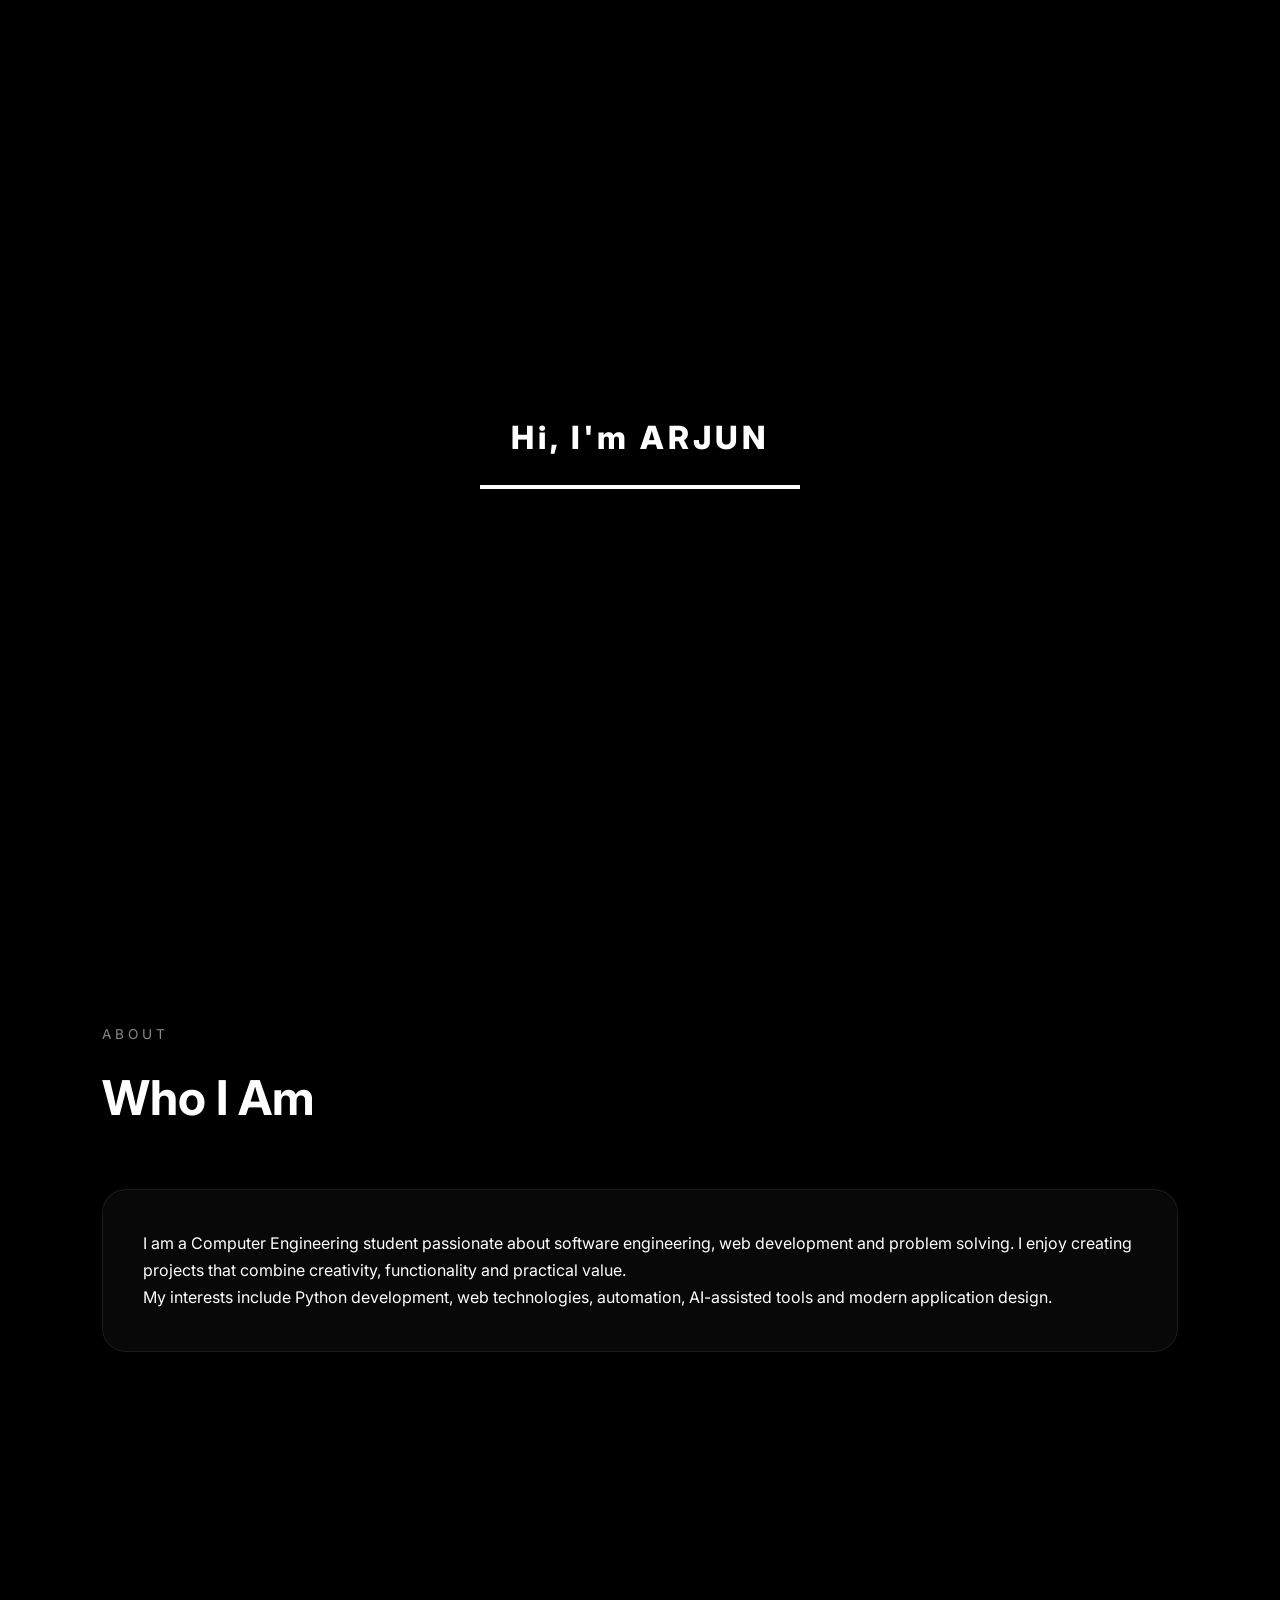
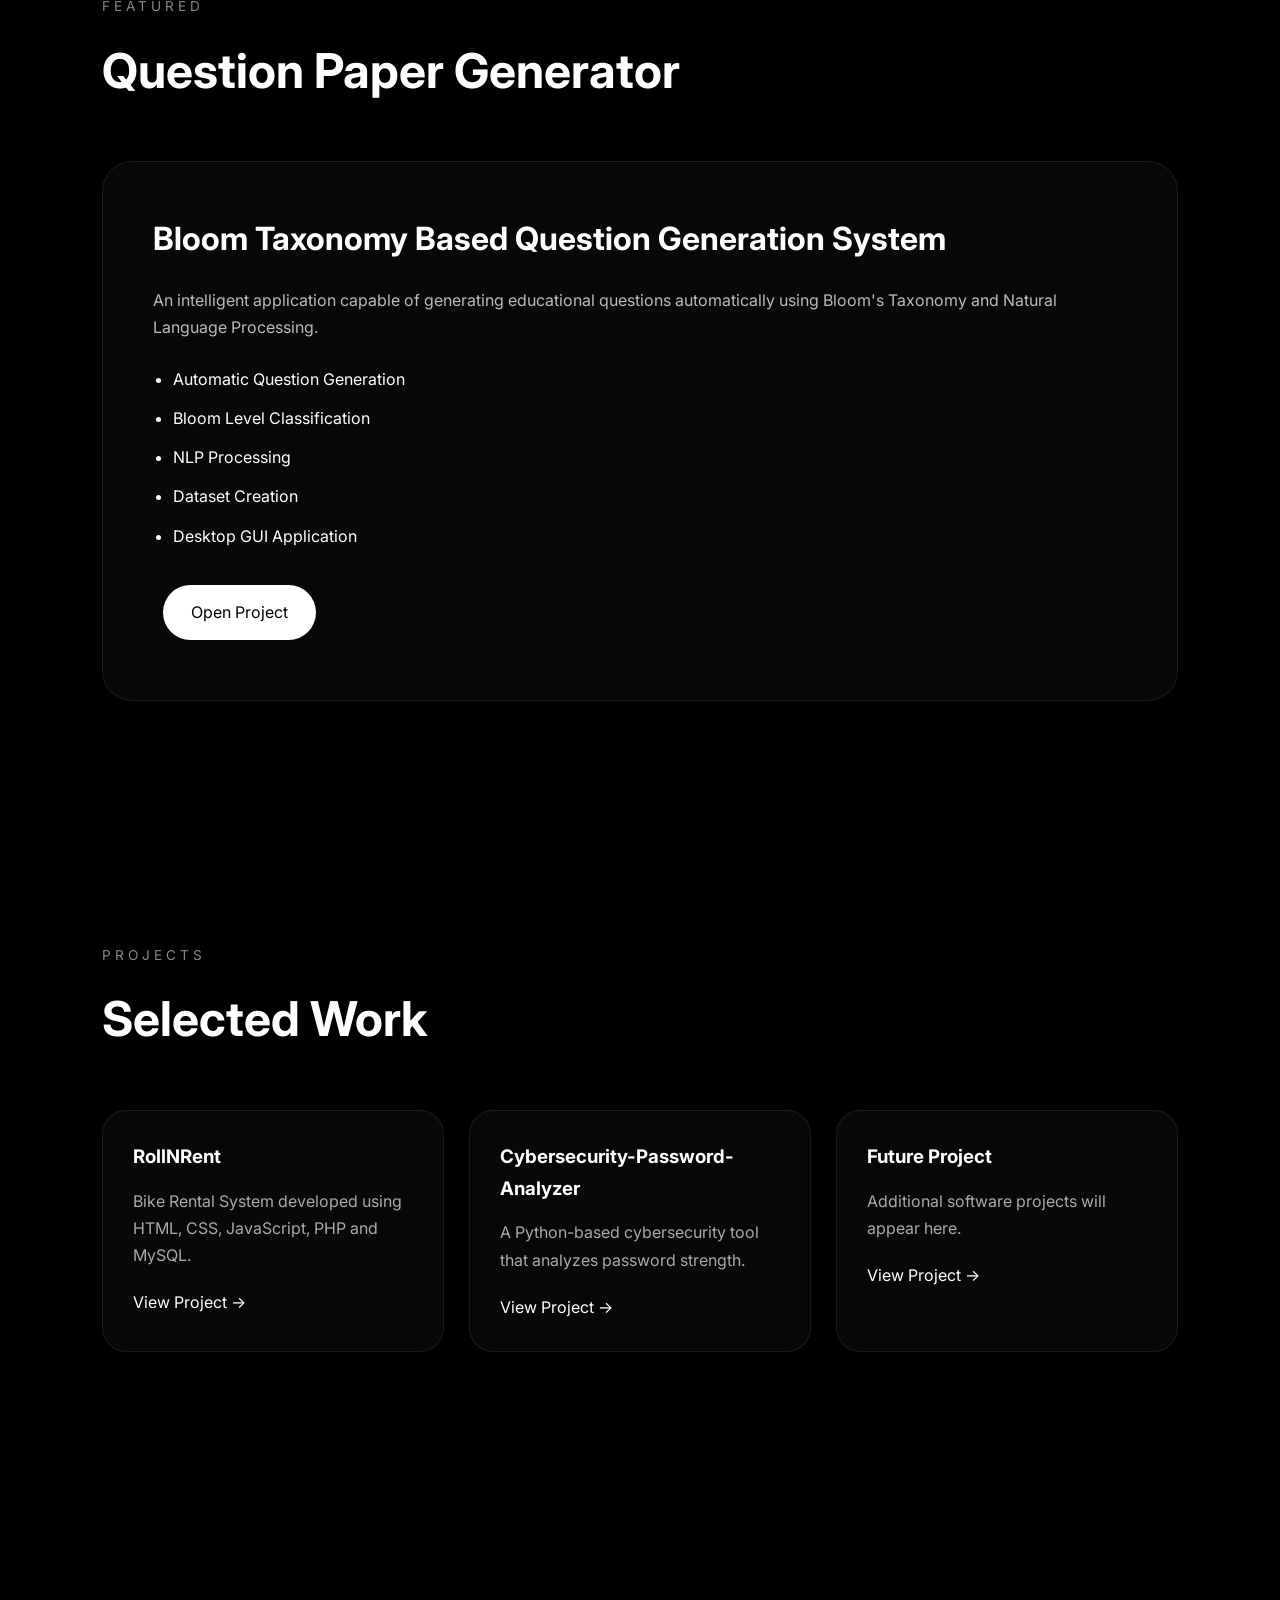
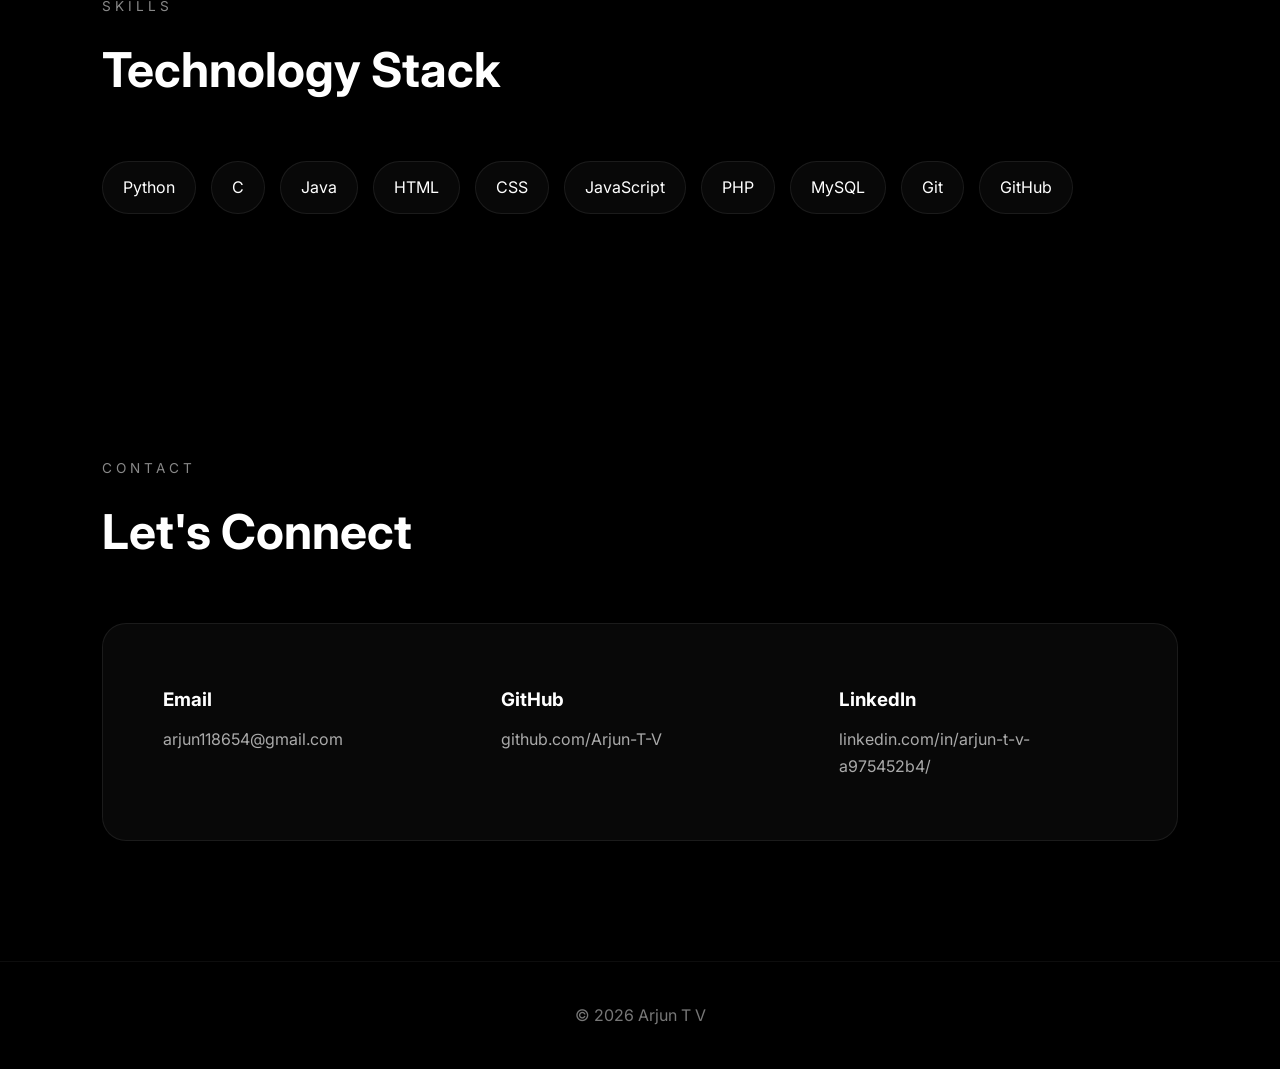
<file: index.html>
<!DOCTYPE html>
<html lang="en">
<head>
    <meta charset="UTF-8">
    <meta name="viewport" content="width=device-width, initial-scale=1.0">
    <title>Arjun 's Projects</title>

    <link rel="stylesheet" href="style.css">

    <link href="https://fonts.googleapis.com/css2?family=Inter:wght@300;400;500;600&family=Oswald:wght@400;500;600;700&display=swap" rel="stylesheet">
    <link rel="icon" type="image/png" href="AJ.png">
</head>
<body>

    <!-- LOADER -->
    <div id="loader">
        <div class="loader-content">
            <h1>Hi, I'm ARJUN</h1>
            <div class="loader-line">
                <div class="loader-progress"></div>
            </div>
        </div>
    </div>

    <!-- CURSOR GLOW -->
    <div class="cursor-glow"></div>

    <!-- NAVBAR -->

<nav>


    <div class="logo">

        <span>ARJUN</span>

        <svg class="voltage-svg"
             version="1.1"
             xmlns="http://www.w3.org/2000/svg"
             x="0px"
             y="0px"
             viewBox="0 0 234.6 61.3"
             preserveAspectRatio="none"
             xml:space="preserve">

            <path class="voltage line-1" d="M5 30 L230 30" fill="none" stroke="#fff"/>
            <path class="voltage line-2" d="M5 35 L230 35" fill="none" stroke="#fff"/>

        </svg>

    </div>

    <ul class="nav-links">
    <li><a href="#hero">Home</a></li>
    <li><a href="#featured">Featured</a></li>
    <li><a href="#projects">Projects</a></li>
    <li><a href="resume.html">Resume</a></li>
    <li><a href="certificates.html">Certificates </a></li>
    <li><a href="#contact">Contact</a></li>
    <li><a href="5gameweb.html">Games</a></li>
</ul>

    <div class="hamburger">

        <span></span>
        <span></span>
        <span></span>

    </div>

</nav>

    <!-- HERO -->

    <section id="hero">

        <div class="hero-overlay"></div>

        <div class="hero-content">

            <p class="hero-small">
            </p>

            <h1>
                ARJUN
            </h1>

            <h2 id="typing"></h2>

            <p class="hero-description">
                Building practical software solutions,
                intelligent applications and modern web experiences.
            </p>

            <div class="hero-buttons">

                <a href="#featured" class="btn-primary">
                    View Project
                </a>

                <a href="vault.html" class="btn-secondary">Explore More</a>

            </div>

        </div>

    </section>

    <!-- ABOUT -->

    <section id="about">

        <div class="section-header">
            <span>ABOUT</span>
            <h2>Who I Am</h2>
        </div>

        <div class="glass-card">

            <p>
                I am a Computer Engineering student passionate about
                software engineering, web development and problem solving.
                I enjoy creating projects that combine creativity,
                functionality and practical value.
            </p>

            <p>
                My interests include Python development,
                web technologies, automation, AI-assisted tools
                and modern application design.
            </p>

        </div>

    </section>

    <!-- FEATURED PROJECT -->

    <section id="featured">

        <div class="section-header">
            <span>FEATURED</span>
            <h2>Question Paper Generator</h2>
        </div>

        <div class="featured-card">

            <div class="featured-info">

                <h3>
                    Bloom Taxonomy Based
                    Question Generation System
                </h3>

                <p>
                    An intelligent application capable of generating
                    educational questions automatically using
                    Bloom's Taxonomy and Natural Language Processing.
                </p>

                <ul>
                    <li>Automatic Question Generation</li>
                    <li>Bloom Level Classification</li>
                    <li>NLP Processing</li>
                    <li>Dataset Creation</li>
                    <li>Desktop GUI Application</li>
                </ul>

                <a href="vault.html" class="btn-primary">
                    Open Project
                </a>

            </div>

        </div>

    </section>

    <!-- PROJECTS -->

    <section id="projects">

        <div class="section-header">
            <span>PROJECTS</span>
            <h2>Selected Work</h2>
        </div>

        <div class="project-grid">

            <div class="project-card">

                <h3>RollNRent</h3>

                <p>
                    Bike Rental System developed using
                    HTML, CSS, JavaScript, PHP and MySQL.
                </p>

                <a href="vault.html">
                    View Project →
                </a>

            </div>

            <div class="project-card">

                <h3>Cybersecurity-Password-Analyzer</h3>

                <p>
                    A Python-based cybersecurity tool
                    that analyzes password strength.
                </p>

                <a href="vault.html">
                    View Project →
                </a>

            </div>

            <div class="project-card">

                <h3>Future Project</h3>

                <p>
                    Additional software projects
                    will appear here.
                </p>

                <a href="vault.html">
                    View Project →
                </a>

            </div>

        </div>

    </section>

    <!-- SKILLS -->

    <section id="skills">

        <div class="section-header">
            <span>SKILLS</span>
            <h2>Technology Stack</h2>
        </div>

        <div class="skills-grid">

            <span>Python</span>
            <span>C</span>
            <span>Java</span>
            <span>HTML</span>
            <span>CSS</span>
            <span>JavaScript</span>
            <span>PHP</span>
            <span>MySQL</span>
            <span>Git</span>
            <span>GitHub</span>

        </div>

    </section>

    <!-- CONTACT -->

<section id="contact">

    <div class="section-header">
        <span>CONTACT</span>
        <h2>Let's Connect</h2>
    </div>

    <div class="contact-card">

        <a href="mailto:arjun118654@gmail.com" class="contact-item">
            <h3>Email</h3>
            <p>arjun118654@gmail.com</p>
        </a>

        <a href="https://github.com/Arjun-T-V"
           target="_blank"
           class="contact-item">
            <h3>GitHub</h3>
            <p>github.com/Arjun-T-V</p>
        </a>

        <a href="https://www.linkedin.com/in/arjun-t-v-a975452b4/"
           target="_blank"
           class="contact-item">
            <h3>LinkedIn</h3>
            <p>linkedin.com/in/arjun-t-v-a975452b4/</p>
        </a>

    </div>

</section>

    <!-- FOOTER -->

    <footer>
        © 2026 Arjun T V
    </footer>

    <script src="script.js"></script>

</body>
</html>
</file>
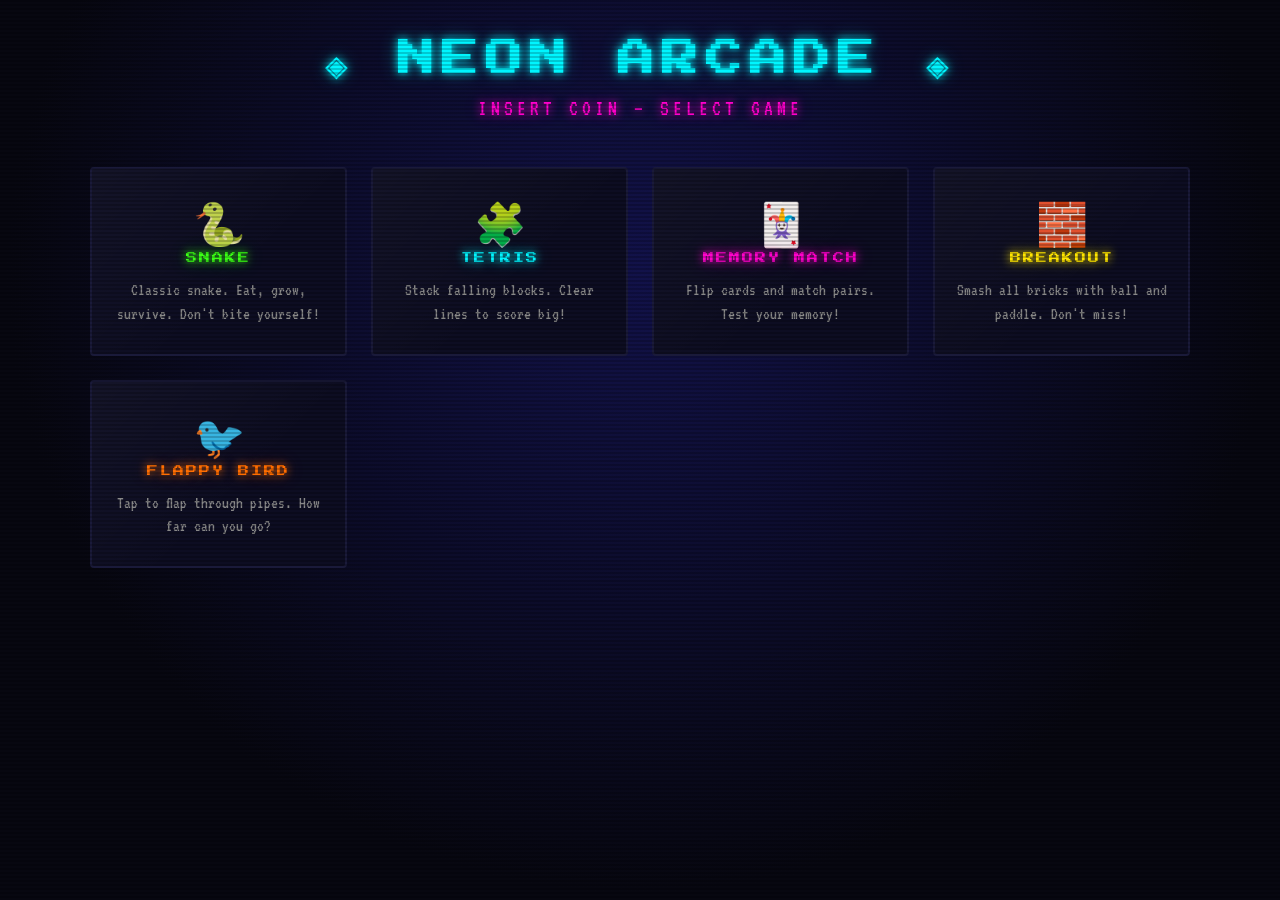
<file: 5gameweb.html>
<!DOCTYPE html>
<html lang="en">
<head>
<meta charset="UTF-8"/>
<meta name="viewport" content="width=device-width, initial-scale=1.0"/>
<title>NEON ARCADE — 5 Classic Games</title>
<link href="https://fonts.googleapis.com/css2?family=Press+Start+2P&family=VT323:wght@400&display=swap" rel="stylesheet"/>
<style>
:root {
  --cyan:    #00f5ff;
  --magenta: #ff00cc;
  --yellow:  #ffe600;
  --green:   #39ff14;
  --orange:  #ff6d00;
  --red:     #ff2244;
  --bg:      #070710;
  --panel:   #0d0d22;
  --border:  #1a1a3a;
  --glow-c:  0 0 8px #00f5ff, 0 0 20px #00f5ff55;
  --glow-m:  0 0 8px #ff00cc, 0 0 20px #ff00cc55;
  --glow-g:  0 0 8px #39ff14, 0 0 20px #39ff1455;
  --glow-y:  0 0 8px #ffe600, 0 0 20px #ffe60055;
}
*{box-sizing:border-box;margin:0;padding:0;}
html,body{
  width:100%;min-height:100vh;
  background:var(--bg);
  color:#eee;
  font-family:'Press Start 2P',monospace;
  overflow-x:hidden;
}
/* scanlines */
body::before{
  content:'';position:fixed;inset:0;
  background:repeating-linear-gradient(0deg,transparent,transparent 2px,rgba(0,0,0,.18) 2px,rgba(0,0,0,.18) 4px);
  pointer-events:none;z-index:9999;
}
/* -------- SCREENS -------- */
.screen{display:none;width:100%;min-height:100vh;padding:20px;}
.screen.active{display:flex;flex-direction:column;align-items:center;}

/* -------- MAIN MENU -------- */
#menu{
  background:radial-gradient(ellipse at 50% 30%, #12124a 0%, #070710 70%);
  justify-content:flex-start;padding-top:40px;
}
.arcade-title{
  text-align:center;margin-bottom:10px;
  font-size:clamp(18px,4vw,38px);
  color:var(--cyan);
  text-shadow:var(--glow-c);
  letter-spacing:6px;
  animation:flicker 6s infinite;
}
.arcade-sub{
  font-family:'VT323',monospace;font-size:22px;
  color:var(--magenta);letter-spacing:4px;
  text-shadow:var(--glow-m);
  margin-bottom:48px;
}
@keyframes flicker{
  0%,19%,21%,23%,25%,54%,56%,100%{opacity:1;}
  20%,24%,55%{opacity:.5;}
}
.game-grid{
  display:grid;
  grid-template-columns:repeat(auto-fit,minmax(220px,1fr));
  gap:24px;max-width:1100px;width:100%;
}
.game-card{
  background:var(--panel);
  border:2px solid var(--border);
  border-radius:4px;
  padding:28px 20px;
  cursor:pointer;
  transition:transform .15s,border-color .15s,box-shadow .15s;
  display:flex;flex-direction:column;align-items:center;gap:14px;
  position:relative;overflow:hidden;
}
.game-card::before{
  content:'';position:absolute;inset:0;
  background:linear-gradient(135deg,rgba(255,255,255,.03) 0%,transparent 60%);
}
.game-card:hover{transform:translateY(-4px) scale(1.02);}
.game-card[data-color="cyan"]:hover{border-color:var(--cyan);box-shadow:0 0 24px #00f5ff44;}
.game-card[data-color="magenta"]:hover{border-color:var(--magenta);box-shadow:0 0 24px #ff00cc44;}
.game-card[data-color="green"]:hover{border-color:var(--green);box-shadow:0 0 24px #39ff1444;}
.game-card[data-color="yellow"]:hover{border-color:var(--yellow);box-shadow:0 0 24px #ffe60044;}
.game-card[data-color="orange"]:hover{border-color:var(--orange);box-shadow:0 0 24px #ff6d0044;}
.card-icon{font-size:42px;line-height:1;}
.card-title{font-size:11px;letter-spacing:2px;text-align:center;}
.game-card[data-color="cyan"] .card-title{color:var(--cyan);text-shadow:var(--glow-c);}
.game-card[data-color="magenta"] .card-title{color:var(--magenta);text-shadow:var(--glow-m);}
.game-card[data-color="green"] .card-title{color:var(--green);text-shadow:var(--glow-g);}
.game-card[data-color="yellow"] .card-title{color:var(--yellow);text-shadow:var(--glow-y);}
.game-card[data-color="orange"] .card-title{color:var(--orange);text-shadow:0 0 8px #ff6d00,0 0 20px #ff6d0055;}
.card-desc{font-family:'VT323',monospace;font-size:17px;color:#888;text-align:center;line-height:1.4;}

/* -------- GAME SCREEN WRAPPER -------- */
.game-screen{
  background:var(--bg);
  align-items:center;justify-content:flex-start;
  padding-top:16px;
}
/* top bar */
.topbar{
  width:100%;max-width:700px;
  display:flex;align-items:center;justify-content:space-between;
  margin-bottom:14px;padding:0 4px;
  flex-wrap:wrap;gap:10px;
}
.back-btn{
  font-family:'Press Start 2P',monospace;
  font-size:9px;
  background:none;border:2px solid #444;color:#888;
  padding:8px 14px;cursor:pointer;border-radius:3px;
  transition:border-color .1s,color .1s;
  white-space:nowrap;
}
.back-btn:hover{border-color:#aaa;color:#eee;}
.game-title-bar{font-size:11px;letter-spacing:2px;}
.score-display{
  font-size:10px;letter-spacing:1px;
  display:flex;gap:18px;flex-wrap:wrap;justify-content:flex-end;
}
.score-item{display:flex;flex-direction:column;align-items:flex-end;gap:3px;}
.score-label{font-size:7px;color:#666;}
.score-val{font-size:12px;}

/* canvas wrapper */
.canvas-wrap{
  position:relative;
  border:2px solid var(--border);
  border-radius:3px;
  box-shadow:0 0 30px #00000088;
  overflow:hidden;
}
canvas{display:block;}

/* overlay (start/game-over) */
.overlay{
  position:absolute;inset:0;
  display:flex;flex-direction:column;align-items:center;justify-content:center;
  gap:18px;
  background:rgba(7,7,16,.88);
  backdrop-filter:blur(2px);
}
.overlay.hidden{display:none;}
.overlay-title{font-size:18px;text-align:center;line-height:1.5;}
.overlay-sub{font-family:'VT323',monospace;font-size:20px;color:#888;text-align:center;line-height:1.5;}
.btn{
  font-family:'Press Start 2P',monospace;font-size:10px;
  padding:12px 24px;border:none;border-radius:3px;
  cursor:pointer;letter-spacing:2px;
  transition:transform .1s,box-shadow .1s;
}
.btn:active{transform:scale(.96);}
.btn-cyan{background:var(--cyan);color:#000;box-shadow:0 0 16px #00f5ff88;}
.btn-magenta{background:var(--magenta);color:#fff;box-shadow:0 0 16px #ff00cc88;}
.btn-green{background:var(--green);color:#000;box-shadow:0 0 16px #39ff1488;}
.btn-yellow{background:var(--yellow);color:#000;box-shadow:0 0 16px #ffe60088;}
.btn-orange{background:var(--orange);color:#fff;box-shadow:0 0 16px #ff6d0088;}
.btn:hover{transform:scale(1.05);}

/* instructions */
.instructions{
  width:100%;max-width:700px;
  margin-top:14px;padding:14px 18px;
  background:var(--panel);border:1px solid var(--border);border-radius:3px;
  font-family:'VT323',monospace;font-size:16px;color:#666;
  line-height:1.8;text-align:center;
}

/* -------- MEMORY MATCH specific -------- */
.memory-grid{
  display:grid;
  grid-template-columns:repeat(4,1fr);
  gap:10px;
  max-width:500px;width:100%;
  padding:10px;
}
.mem-card{
  aspect-ratio:1;
  perspective:600px;
  cursor:pointer;
}
.mem-inner{
  width:100%;height:100%;
  transition:transform .4s;
  transform-style:preserve-3d;
  position:relative;
}
.mem-card.flipped .mem-inner{transform:rotateY(180deg);}
.mem-card.matched .mem-inner{transform:rotateY(180deg);}
.mem-face{
  position:absolute;inset:0;
  display:flex;align-items:center;justify-content:center;
  border-radius:4px;
  backface-visibility:hidden;
  font-size:28px;
  border:2px solid var(--border);
}
.mem-back{background:var(--panel);font-size:20px;color:#333;}
.mem-front{background:#0f0f28;transform:rotateY(180deg);}
.mem-card.matched .mem-face{border-color:var(--green);box-shadow:0 0 10px #39ff1444;}

/* -------- TETRIS next piece panel -------- */
.tetris-side{
  display:flex;flex-direction:column;align-items:center;gap:10px;
  margin-left:12px;
}
.next-label{font-size:7px;color:#555;margin-bottom:4px;}
#nextCanvas{border:1px solid #1a1a3a;background:#0a0a18;}

/* -------- FLAPPY specific -------- */
.flappy-wrap{cursor:pointer;}

/* -------- BREAKOUT specific -------- */
.breakout-wrap{cursor:none;}
</style>
</head>
<body>

<!-- ===== MAIN MENU ===== -->
<div id="menu" class="screen active">
  <div class="arcade-title">◈ NEON ARCADE ◈</div>
  <div class="arcade-sub">INSERT COIN — SELECT GAME</div>
  <div class="game-grid">
    <div class="game-card" data-color="green" onclick="showGame('snake')">
      <div class="card-icon">🐍</div>
      <div class="card-title">SNAKE</div>
      <div class="card-desc">Classic snake. Eat, grow, survive. Don't bite yourself!</div>
    </div>
    <div class="game-card" data-color="cyan" onclick="showGame('tetris')">
      <div class="card-icon">🧩</div>
      <div class="card-title">TETRIS</div>
      <div class="card-desc">Stack falling blocks. Clear lines to score big!</div>
    </div>
    <div class="game-card" data-color="magenta" onclick="showGame('memory')">
      <div class="card-icon">🃏</div>
      <div class="card-title">MEMORY MATCH</div>
      <div class="card-desc">Flip cards and match pairs. Test your memory!</div>
    </div>
    <div class="game-card" data-color="yellow" onclick="showGame('breakout')">
      <div class="card-icon">🧱</div>
      <div class="card-title">BREAKOUT</div>
      <div class="card-desc">Smash all bricks with ball and paddle. Don't miss!</div>
    </div>
    <div class="game-card" data-color="orange" onclick="showGame('flappy')">
      <div class="card-icon">🐦</div>
      <div class="card-title">FLAPPY BIRD</div>
      <div class="card-desc">Tap to flap through pipes. How far can you go?</div>
    </div>
  </div>
</div>

<!-- ===== SNAKE ===== -->
<div id="snake-screen" class="screen game-screen">
  <div class="topbar">
    <button class="back-btn" onclick="goMenu()">◀ MENU</button>
    <div class="game-title-bar" style="color:var(--green);text-shadow:var(--glow-g)">🐍 SNAKE</div>
    <div class="score-display">
      <div class="score-item"><div class="score-label">SCORE</div><div class="score-val" id="snake-score" style="color:var(--green)">0</div></div>
      <div class="score-item"><div class="score-label">BEST</div><div class="score-val" id="snake-best" style="color:#666">0</div></div>
    </div>
  </div>
  <div class="canvas-wrap">
    <canvas id="snakeCanvas" width="420" height="420"></canvas>
    <div class="overlay" id="snake-overlay">
      <div class="overlay-title" style="color:var(--green);text-shadow:var(--glow-g)">🐍 SNAKE</div>
      <div class="overlay-sub">Use arrow keys or WASD<br>Eat 🍎 to grow & score</div>
      <button class="btn btn-green" onclick="startSnake()">START GAME</button>
    </div>
  </div>
  <div class="instructions">ARROW KEYS / WASD to move &nbsp;|&nbsp; Eat food to grow &nbsp;|&nbsp; Avoid walls & yourself</div>
</div>

<!-- ===== TETRIS ===== -->
<div id="tetris-screen" class="screen game-screen">
  <div class="topbar">
    <button class="back-btn" onclick="goMenu()">◀ MENU</button>
    <div class="game-title-bar" style="color:var(--cyan);text-shadow:var(--glow-c)">🧩 TETRIS</div>
    <div class="score-display">
      <div class="score-item"><div class="score-label">SCORE</div><div class="score-val" id="tet-score" style="color:var(--cyan)">0</div></div>
      <div class="score-item"><div class="score-label">LINES</div><div class="score-val" id="tet-lines" style="color:var(--cyan)">0</div></div>
      <div class="score-item"><div class="score-label">LEVEL</div><div class="score-val" id="tet-level" style="color:var(--cyan)">1</div></div>
    </div>
  </div>
  <div style="display:flex;align-items:flex-start;">
    <div class="canvas-wrap">
      <canvas id="tetCanvas" width="300" height="600"></canvas>
      <div class="overlay" id="tet-overlay">
        <div class="overlay-title" style="color:var(--cyan);text-shadow:var(--glow-c)">🧩 TETRIS</div>
        <div class="overlay-sub">Stack blocks, clear lines<br>Speed increases each level!</div>
        <button class="btn btn-cyan" onclick="startTetris()">START GAME</button>
      </div>
    </div>
    <div class="tetris-side">
      <div class="next-label">NEXT</div>
      <canvas id="nextCanvas" width="100" height="100"></canvas>
    </div>
  </div>
  <div class="instructions">← → MOVE &nbsp;|&nbsp; ↑ ROTATE &nbsp;|&nbsp; ↓ SOFT DROP &nbsp;|&nbsp; SPACE HARD DROP</div>
</div>

<!-- ===== MEMORY MATCH ===== -->
<div id="memory-screen" class="screen game-screen">
  <div class="topbar">
    <button class="back-btn" onclick="goMenu()">◀ MENU</button>
    <div class="game-title-bar" style="color:var(--magenta);text-shadow:var(--glow-m)">🃏 MEMORY MATCH</div>
    <div class="score-display">
      <div class="score-item"><div class="score-label">MATCHES</div><div class="score-val" id="mem-matches" style="color:var(--magenta)">0/8</div></div>
      <div class="score-item"><div class="score-label">MOVES</div><div class="score-val" id="mem-moves" style="color:var(--magenta)">0</div></div>
    </div>
  </div>
  <div style="position:relative;width:100%;max-width:500px;">
    <div class="memory-grid" id="memoryGrid"></div>
    <div class="overlay" id="mem-overlay" style="position:absolute;border-radius:4px;">
      <div class="overlay-title" style="color:var(--magenta);text-shadow:var(--glow-m)">🃏 MEMORY MATCH</div>
      <div class="overlay-sub">Flip cards to find matching pairs<br>Fewest moves wins!</div>
      <button class="btn btn-magenta" onclick="startMemory()">START GAME</button>
    </div>
  </div>
  <div class="instructions">CLICK cards to flip &nbsp;|&nbsp; Find all 8 matching pairs &nbsp;|&nbsp; Fewer moves = better score</div>
</div>

<!-- ===== BREAKOUT ===== -->
<div id="breakout-screen" class="screen game-screen">
  <div class="topbar">
    <button class="back-btn" onclick="goMenu()">◀ MENU</button>
    <div class="game-title-bar" style="color:var(--yellow);text-shadow:var(--glow-y)">🧱 BREAKOUT</div>
    <div class="score-display">
      <div class="score-item"><div class="score-label">SCORE</div><div class="score-val" id="brk-score" style="color:var(--yellow)">0</div></div>
      <div class="score-item"><div class="score-label">LIVES</div><div class="score-val" id="brk-lives" style="color:var(--yellow)">3</div></div>
      <div class="score-item"><div class="score-label">BEST</div><div class="score-val" id="brk-best" style="color:#666">0</div></div>
    </div>
  </div>
  <div class="canvas-wrap breakout-wrap">
    <canvas id="brkCanvas" width="480" height="500"></canvas>
    <div class="overlay" id="brk-overlay">
      <div class="overlay-title" style="color:var(--yellow);text-shadow:var(--glow-y)">🧱 BREAKOUT</div>
      <div class="overlay-sub">Move mouse or ← → keys<br>Break all the bricks!</div>
      <button class="btn btn-yellow" onclick="startBreakout()">START GAME</button>
    </div>
  </div>
  <div class="instructions">MOUSE or ← → KEYS to move paddle &nbsp;|&nbsp; Don't let the ball fall! &nbsp;|&nbsp; 3 Lives</div>
</div>

<!-- ===== FLAPPY BIRD ===== -->
<div id="flappy-screen" class="screen game-screen">
  <div class="topbar">
    <button class="back-btn" onclick="goMenu()">◀ MENU</button>
    <div class="game-title-bar" style="color:var(--orange);text-shadow:0 0 8px #ff6d00,0 0 20px #ff6d0055">🐦 FLAPPY BIRD</div>
    <div class="score-display">
      <div class="score-item"><div class="score-label">SCORE</div><div class="score-val" id="flp-score" style="color:var(--orange)">0</div></div>
      <div class="score-item"><div class="score-label">BEST</div><div class="score-val" id="flp-best" style="color:#666">0</div></div>
    </div>
  </div>
  <div class="canvas-wrap flappy-wrap" onclick="flappyFlap()">
    <canvas id="flpCanvas" width="400" height="550"></canvas>
    <div class="overlay" id="flp-overlay">
      <div class="overlay-title" style="color:var(--orange);text-shadow:0 0 8px #ff6d00">🐦 FLAPPY BIRD</div>
      <div class="overlay-sub">Tap or press SPACE to flap<br>Dodge the pipes!</div>
      <button class="btn btn-orange" onclick="event.stopPropagation();startFlappy()">START GAME</button>
    </div>
  </div>
  <div class="instructions">CLICK or SPACE to flap &nbsp;|&nbsp; Avoid pipes and ground &nbsp;|&nbsp; Each pipe = 1 point</div>
</div>

<script>
/* ================================================
   NAVIGATION
   ================================================ */
let activeGame = null;
function showGame(name) {
  document.getElementById('menu').classList.remove('active');
  document.getElementById(name+'-screen').classList.add('active');
  activeGame = name;
  if(name==='memory') initMemoryGrid();
}
function goMenu() {
  if(activeGame) {
    stopAllGames();
    document.getElementById(activeGame+'-screen').classList.remove('active');
  }
  document.getElementById('menu').classList.add('active');
  activeGame = null;
}
function stopAllGames(){
  cancelAnimationFrame(snakeAF);
  cancelAnimationFrame(tetAF);
  cancelAnimationFrame(brkAF);
  cancelAnimationFrame(flpAF);
  snakeRunning=false; tetRunning=false; brkRunning=false; flpRunning=false;
}

/* ================================================
   SNAKE
   ================================================ */
const snakeC = document.getElementById('snakeCanvas');
const snakeCTX = snakeC.getContext('2d');
const SZ=21, CELL=20; // 21 cells × 20px = 420px
let snake,dir,nextDir,food,snakeScore,snakeBest=0,snakeRunning=false,snakeAF,snakeInterval;

function startSnake(){
  document.getElementById('snake-overlay').classList.add('hidden');
  snake=[{x:10,y:10},{x:9,y:10},{x:8,y:10}];
  dir={x:1,y:0}; nextDir={x:1,y:0};
  snakeScore=0; updateSnakeScore();
  spawnFood();
  snakeRunning=true;
  clearInterval(snakeInterval);
  snakeInterval=setInterval(snakeTick,120);
}
function spawnFood(){
  let pos;
  do{ pos={x:Math.floor(Math.random()*SZ),y:Math.floor(Math.random()*SZ)}; }
  while(snake.some(s=>s.x===pos.x&&s.y===pos.y));
  food=pos;
}
function snakeTick(){
  if(!snakeRunning)return;
  dir={...nextDir};
  const head={x:snake[0].x+dir.x, y:snake[0].y+dir.y};
  if(head.x<0||head.x>=SZ||head.y<0||head.y>=SZ||snake.some(s=>s.x===head.x&&s.y===head.y)){
    snakeGameOver(); return;
  }
  snake.unshift(head);
  if(head.x===food.x&&head.y===food.y){
    snakeScore+=10; updateSnakeScore(); spawnFood();
  } else { snake.pop(); }
  drawSnake();
}
function drawSnake(){
  const ctx=snakeCTX;
  ctx.fillStyle='#0a0a12'; ctx.fillRect(0,0,420,420);
  // grid dots
  ctx.fillStyle='#0f0f22';
  for(let x=0;x<SZ;x++) for(let y=0;y<SZ;y++){
    ctx.fillRect(x*CELL+9,y*CELL+9,2,2);
  }
  // food
  ctx.shadowBlur=12; ctx.shadowColor=snakeFoodColor();
  ctx.fillStyle=snakeFoodColor();
  ctx.fillRect(food.x*CELL+2,food.y*CELL+2,CELL-4,CELL-4);
  ctx.shadowBlur=0;
  // snake
  snake.forEach((s,i)=>{
    const t=1-i/snake.length;
    ctx.fillStyle=`rgba(57,255,20,${0.5+t*0.5})`;
    ctx.shadowBlur=i===0?16:0; ctx.shadowColor='#39ff14';
    ctx.fillRect(s.x*CELL+1,s.y*CELL+1,CELL-2,CELL-2);
  });
  ctx.shadowBlur=0;
  // eyes on head
  const h=snake[0];
  ctx.fillStyle='#000';
  if(dir.x===1){ctx.fillRect(h.x*CELL+13,h.y*CELL+4,3,3);ctx.fillRect(h.x*CELL+13,h.y*CELL+13,3,3);}
  else if(dir.x===-1){ctx.fillRect(h.x*CELL+4,h.y*CELL+4,3,3);ctx.fillRect(h.x*CELL+4,h.y*CELL+13,3,3);}
  else if(dir.y===1){ctx.fillRect(h.x*CELL+4,h.y*CELL+13,3,3);ctx.fillRect(h.x*CELL+13,h.y*CELL+13,3,3);}
  else{ctx.fillRect(h.x*CELL+4,h.y*CELL+4,3,3);ctx.fillRect(h.x*CELL+13,h.y*CELL+4,3,3);}
}
let _foodHue=0;
function snakeFoodColor(){_foodHue=(_foodHue+2)%360;return`hsl(${_foodHue},100%,60%)`;}
function snakeGameOver(){
  snakeRunning=false; clearInterval(snakeInterval);
  if(snakeScore>snakeBest){snakeBest=snakeScore;document.getElementById('snake-best').textContent=snakeBest;}
  const ov=document.getElementById('snake-overlay');
  ov.innerHTML=`<div class="overlay-title" style="color:var(--red)">GAME OVER</div>
    <div class="overlay-sub">Score: ${snakeScore}</div>
    <button class="btn btn-green" onclick="startSnake()">PLAY AGAIN</button>`;
  ov.classList.remove('hidden');
}
function updateSnakeScore(){
  document.getElementById('snake-score').textContent=snakeScore;
  document.getElementById('snake-best').textContent=snakeBest;
}
document.addEventListener('keydown',e=>{
  if(activeGame!=='snake')return;
  const map={ArrowUp:{x:0,y:-1},ArrowDown:{x:0,y:1},ArrowLeft:{x:-1,y:0},ArrowRight:{x:1,y:0},
             w:{x:0,y:-1},s:{x:0,y:1},a:{x:-1,y:0},d:{x:1,y:0},
             W:{x:0,y:-1},S:{x:0,y:1},A:{x:-1,y:0},D:{x:1,y:0}};
  const nd=map[e.key];
  if(nd&&!(nd.x===-dir.x&&nd.y===-dir.y)){nextDir=nd;}
  if(['ArrowUp','ArrowDown','ArrowLeft','ArrowRight'].includes(e.key))e.preventDefault();
});

/* ================================================
   TETRIS
   ================================================ */
const tetC=document.getElementById('tetCanvas');
const tetCTX=tetC.getContext('2d');
const nextC=document.getElementById('nextCanvas');
const nextCTX=nextC.getContext('2d');
const TCOLS=10,TROWS=20,TSIZE=30;
const TETROMINOES=[
  {shape:[[0,0,0,0],[1,1,1,1],[0,0,0,0],[0,0,0,0]],color:'#00f5ff'},
  {shape:[[1,0,0],[1,1,1],[0,0,0]],color:'#3355ff'},
  {shape:[[0,0,1],[1,1,1],[0,0,0]],color:'#ff6d00'},
  {shape:[[1,1],[1,1]],color:'#ffe600'},
  {shape:[[0,1,1],[1,1,0],[0,0,0]],color:'#39ff14'},
  {shape:[[0,1,0],[1,1,1],[0,0,0]],color:'#cc00ff'},
  {shape:[[1,1,0],[0,1,1],[0,0,0]],color:'#ff2244'},
];
let tetBoard,tetPiece,tetNext,tetScore,tetLines,tetLevel,tetRunning=false,tetAF,tetDropCounter,tetLastTime;

function startTetris(){
  document.getElementById('tet-overlay').classList.add('hidden');
  tetBoard=Array.from({length:TROWS},()=>Array(TCOLS).fill(null));
  tetScore=0;tetLines=0;tetLevel=1;
  updateTetScore();
  tetPiece=newTetPiece(); tetNext=newTetPiece();
  tetRunning=true; tetDropCounter=0; tetLastTime=0;
  requestAnimationFrame(tetLoop);
}
function newTetPiece(){
  const t=TETROMINOES[Math.floor(Math.random()*TETROMINOES.length)];
  return{shape:t.shape.map(r=>[...r]),color:t.color,x:3,y:0};
}
function tetLoop(ts){
  if(!tetRunning)return;
  const dt=ts-tetLastTime; tetLastTime=ts;
  tetDropCounter+=dt;
  const speed=Math.max(100,800-((tetLevel-1)*80));
  if(tetDropCounter>speed){tetDropCounter=0;tetDrop();}
  drawTetris(); drawNextPiece();
  tetAF=requestAnimationFrame(tetLoop);
}
function tetDrop(){
  tetPiece.y++;
  if(tetCollide()){tetPiece.y--;tetLock();}
}
function tetCollide(p=tetPiece){
  for(let r=0;r<p.shape.length;r++)
    for(let c=0;c<p.shape[r].length;c++)
      if(p.shape[r][c]){
        const nx=p.x+c,ny=p.y+r;
        if(nx<0||nx>=TCOLS||ny>=TROWS||ny<0)return true;
        if(tetBoard[ny]&&tetBoard[ny][nx])return true;
      }
  return false;
}
function tetLock(){
  tetPiece.shape.forEach((r,ri)=>r.forEach((v,ci)=>{
    if(v){if(tetPiece.y+ri<0){tetGameOver();return;}tetBoard[tetPiece.y+ri][tetPiece.x+ci]=tetPiece.color;}
  }));
  tetClearLines();
  tetPiece=tetNext; tetNext=newTetPiece();
  if(tetCollide()){tetGameOver();}
}
function tetClearLines(){
  let cleared=0;
  for(let r=TROWS-1;r>=0;r--){
    if(tetBoard[r].every(c=>c)){tetBoard.splice(r,1);tetBoard.unshift(Array(TCOLS).fill(null));cleared++;r++;}
  }
  if(cleared){
    const pts=[0,100,300,500,800];
    tetScore+=pts[cleared]*tetLevel;
    tetLines+=cleared;
    tetLevel=Math.floor(tetLines/10)+1;
    updateTetScore();
  }
}
function rotateTet(){
  const orig=tetPiece.shape.map(r=>[...r]);
  tetPiece.shape=tetPiece.shape[0].map((_,i)=>tetPiece.shape.map(r=>r[i]).reverse());
  if(tetCollide()){tetPiece.shape=orig;}
}
function drawTetris(){
  const ctx=tetCTX;
  ctx.fillStyle='#080814'; ctx.fillRect(0,0,300,600);
  // grid
  ctx.strokeStyle='#111128'; ctx.lineWidth=1;
  for(let r=0;r<TROWS;r++)for(let c=0;c<TCOLS;c++){
    ctx.strokeRect(c*TSIZE,r*TSIZE,TSIZE,TSIZE);
  }
  // board
  tetBoard.forEach((row,r)=>row.forEach((v,c)=>{
    if(v){drawTetCell(ctx,c,r,v);}
  }));
  // ghost
  if(tetPiece){
    let ghost={...tetPiece,shape:tetPiece.shape.map(r=>[...r]),y:tetPiece.y};
    while(!tetCollide(ghost))ghost.y++;
    ghost.y--;
    ghost.shape.forEach((r,ri)=>r.forEach((v,ci)=>{
      if(v){ctx.globalAlpha=0.2;drawTetCell(ctx,ghost.x+ci,ghost.y+ri,tetPiece.color);ctx.globalAlpha=1;}
    }));
    // current piece
    tetPiece.shape.forEach((r,ri)=>r.forEach((v,ci)=>{
      if(v)drawTetCell(ctx,tetPiece.x+ci,tetPiece.y+ri,tetPiece.color);
    }));
  }
}
function drawTetCell(ctx,c,r,color){
  ctx.fillStyle=color;
  ctx.shadowBlur=8; ctx.shadowColor=color;
  ctx.fillRect(c*TSIZE+1,r*TSIZE+1,TSIZE-2,TSIZE-2);
  ctx.fillStyle='rgba(255,255,255,0.15)';
  ctx.fillRect(c*TSIZE+1,r*TSIZE+1,TSIZE-2,6);
  ctx.shadowBlur=0;
}
function drawNextPiece(){
  const ctx=nextCTX;
  ctx.fillStyle='#0a0a18'; ctx.fillRect(0,0,100,100);
  if(!tetNext)return;
  const s=16,ox=(100-tetNext.shape[0].length*s)/2,oy=(100-tetNext.shape.length*s)/2;
  tetNext.shape.forEach((r,ri)=>r.forEach((v,ci)=>{
    if(v){
      ctx.fillStyle=tetNext.color; ctx.shadowBlur=6; ctx.shadowColor=tetNext.color;
      ctx.fillRect(ox+ci*s+1,oy+ri*s+1,s-2,s-2);
      ctx.shadowBlur=0;
    }
  }));
}
function tetGameOver(){
  tetRunning=false; cancelAnimationFrame(tetAF);
  const ov=document.getElementById('tet-overlay');
  ov.innerHTML=`<div class="overlay-title" style="color:var(--red)">GAME OVER</div>
    <div class="overlay-sub">Score: ${tetScore}<br>Lines: ${tetLines}</div>
    <button class="btn btn-cyan" onclick="startTetris()">PLAY AGAIN</button>`;
  ov.classList.remove('hidden');
}
function updateTetScore(){
  document.getElementById('tet-score').textContent=tetScore;
  document.getElementById('tet-lines').textContent=tetLines;
  document.getElementById('tet-level').textContent=tetLevel;
}
document.addEventListener('keydown',e=>{
  if(activeGame!=='tetris'||!tetRunning)return;
  if(e.key==='ArrowLeft'){tetPiece.x--;if(tetCollide())tetPiece.x++;e.preventDefault();}
  else if(e.key==='ArrowRight'){tetPiece.x++;if(tetCollide())tetPiece.x--;e.preventDefault();}
  else if(e.key==='ArrowDown'){tetDrop();tetDropCounter=0;e.preventDefault();}
  else if(e.key==='ArrowUp'){rotateTet();e.preventDefault();}
  else if(e.key===' '){
    while(!tetCollide())tetPiece.y++;
    tetPiece.y--;tetLock();e.preventDefault();
  }
});

/* ================================================
   MEMORY MATCH
   ================================================ */
const EMOJIS=['🚀','🎸','🦊','🌈','💎','🔥','⚡','🎯'];
let memCards,memFlipped,memMatched,memMoves,memLock;

function initMemoryGrid(){
  const grid=document.getElementById('memoryGrid');
  grid.innerHTML='';
  const pairs=[...EMOJIS,...EMOJIS].sort(()=>Math.random()-.5);
  memCards=pairs.map((e,i)=>{
    const card=document.createElement('div');
    card.className='mem-card';
    card.innerHTML=`<div class="mem-inner"><div class="mem-face mem-back">❓</div><div class="mem-face mem-front">${e}</div></div>`;
    card.dataset.emoji=e; card.dataset.idx=i;
    card.addEventListener('click',()=>memFlip(card));
    grid.appendChild(card);
    return card;
  });
}

function startMemory(){
  document.getElementById('mem-overlay').classList.add('hidden');
  memFlipped=[]; memMatched=0; memMoves=0; memLock=false;
  document.getElementById('mem-matches').textContent='0/8';
  document.getElementById('mem-moves').textContent='0';
  initMemoryGrid();
}

function memFlip(card){
  if(memLock||card.classList.contains('flipped')||card.classList.contains('matched'))return;
  card.classList.add('flipped');
  memFlipped.push(card);
  if(memFlipped.length===2){
    memMoves++;
    document.getElementById('mem-moves').textContent=memMoves;
    memLock=true;
    if(memFlipped[0].dataset.emoji===memFlipped[1].dataset.emoji){
      memFlipped.forEach(c=>c.classList.add('matched'));
      memMatched++;
      document.getElementById('mem-matches').textContent=`${memMatched}/8`;
      memFlipped=[]; memLock=false;
      if(memMatched===8){
        setTimeout(()=>{
          const ov=document.getElementById('mem-overlay');
          ov.innerHTML=`<div class="overlay-title" style="color:var(--green);text-shadow:var(--glow-g)">YOU WIN! 🎉</div>
            <div class="overlay-sub">Completed in ${memMoves} moves!</div>
            <button class="btn btn-magenta" onclick="startMemory()">PLAY AGAIN</button>`;
          ov.classList.remove('hidden');
        },600);
      }
    } else {
      setTimeout(()=>{
        memFlipped.forEach(c=>c.classList.remove('flipped'));
        memFlipped=[]; memLock=false;
      },1000);
    }
  }
}

/* ================================================
   BREAKOUT
   ================================================ */
const brkC=document.getElementById('brkCanvas');
const brkCTX=brkC.getContext('2d');
const BW=480,BH=500;
let brkPaddle,brkBall,brkBricks,brkScore,brkBest=0,brkLives,brkRunning=false,brkAF,brkKeys={};
const BRICK_ROWS=6,BRICK_COLS=8,BRICK_W=48,BRICK_H=18,BRICK_PAD=4,BRICK_TOP=50;
const BRICK_COLORS=['#ff2244','#ff6d00','#ffe600','#39ff14','#00f5ff','#cc00ff'];

function startBreakout(){
  document.getElementById('brk-overlay').classList.add('hidden');
  brkPaddle={x:BW/2-50,y:BH-30,w:100,h:14};
  brkBall={x:BW/2,y:BH-50,vx:3.5,vy:-3.5,r:8};
  brkBricks=[];
  for(let r=0;r<BRICK_ROWS;r++)for(let c=0;c<BRICK_COLS;c++){
    brkBricks.push({x:c*(BRICK_W+BRICK_PAD)+BRICK_PAD+2,y:r*(BRICK_H+BRICK_PAD)+BRICK_TOP,alive:true,color:BRICK_COLORS[r]});
  }
  brkScore=0; brkLives=3; brkRunning=true;
  updateBrkScore();
  cancelAnimationFrame(brkAF);
  brkLoop();
}
function brkLoop(){
  if(!brkRunning)return;
  brkUpdate(); drawBreakout();
  brkAF=requestAnimationFrame(brkLoop);
}
function brkUpdate(){
  // paddle movement
  if(brkKeys['ArrowLeft']||brkKeys['a']||brkKeys['A']) brkPaddle.x=Math.max(0,brkPaddle.x-6);
  if(brkKeys['ArrowRight']||brkKeys['d']||brkKeys['D']) brkPaddle.x=Math.min(BW-brkPaddle.w,brkPaddle.x+6);
  // ball
  brkBall.x+=brkBall.vx; brkBall.y+=brkBall.vy;
  // walls
  if(brkBall.x-brkBall.r<0){brkBall.x=brkBall.r;brkBall.vx*=-1;}
  if(brkBall.x+brkBall.r>BW){brkBall.x=BW-brkBall.r;brkBall.vx*=-1;}
  if(brkBall.y-brkBall.r<0){brkBall.y=brkBall.r;brkBall.vy*=-1;}
  // bottom
  if(brkBall.y+brkBall.r>BH){
    brkLives--; document.getElementById('brk-lives').textContent=brkLives;
    if(brkLives<=0){brkGameOver();return;}
    brkBall={x:BW/2,y:BH-50,vx:(Math.random()>.5?3.5:-3.5),vy:-3.5,r:8};
  }
  // paddle
  if(brkBall.y+brkBall.r>=brkPaddle.y && brkBall.y+brkBall.r<=brkPaddle.y+brkPaddle.h &&
     brkBall.x>=brkPaddle.x && brkBall.x<=brkPaddle.x+brkPaddle.w){
    const hit=(brkBall.x-(brkPaddle.x+brkPaddle.w/2))/(brkPaddle.w/2);
    const spd=Math.sqrt(brkBall.vx**2+brkBall.vy**2);
    brkBall.vx=hit*5; brkBall.vy=-Math.sqrt(Math.max(1,spd**2-brkBall.vx**2));
    brkBall.y=brkPaddle.y-brkBall.r;
  }
  // bricks
  for(const b of brkBricks){
    if(!b.alive)continue;
    if(brkBall.x+brkBall.r>b.x&&brkBall.x-brkBall.r<b.x+BRICK_W&&brkBall.y+brkBall.r>b.y&&brkBall.y-brkBall.r<b.y+BRICK_H){
      b.alive=false; brkBall.vy*=-1; brkScore+=10; updateBrkScore();
    }
  }
  if(brkBricks.every(b=>!b.alive)){brkWin();}
}
function drawBreakout(){
  const ctx=brkCTX;
  ctx.fillStyle='#080814'; ctx.fillRect(0,0,BW,BH);
  // bricks
  brkBricks.forEach(b=>{
    if(!b.alive)return;
    ctx.fillStyle=b.color; ctx.shadowBlur=8; ctx.shadowColor=b.color;
    ctx.fillRect(b.x,b.y,BRICK_W,BRICK_H);
    ctx.fillStyle='rgba(255,255,255,0.15)';
    ctx.fillRect(b.x,b.y,BRICK_W,4);
    ctx.shadowBlur=0;
  });
  // paddle
  const pg=ctx.createLinearGradient(brkPaddle.x,0,brkPaddle.x+brkPaddle.w,0);
  pg.addColorStop(0,'#ffe600'); pg.addColorStop(1,'#ff6d00');
  ctx.fillStyle=pg; ctx.shadowBlur=12; ctx.shadowColor='#ffe600';
  ctx.fillRect(brkPaddle.x,brkPaddle.y,brkPaddle.w,brkPaddle.h);
  ctx.shadowBlur=0;
  // ball
  ctx.beginPath();
  ctx.arc(brkBall.x,brkBall.y,brkBall.r,0,Math.PI*2);
  ctx.fillStyle='#ffffff'; ctx.shadowBlur=16; ctx.shadowColor='#ffe600';
  ctx.fill(); ctx.shadowBlur=0;
  // lives dots
  for(let i=0;i<brkLives;i++){
    ctx.beginPath();ctx.arc(16+i*20,BH-12,6,0,Math.PI*2);
    ctx.fillStyle='#ffe600';ctx.shadowBlur=8;ctx.shadowColor='#ffe600';ctx.fill();
    ctx.shadowBlur=0;
  }
}
function brkGameOver(){
  brkRunning=false;
  if(brkScore>brkBest){brkBest=brkScore;document.getElementById('brk-best').textContent=brkBest;}
  const ov=document.getElementById('brk-overlay');
  ov.innerHTML=`<div class="overlay-title" style="color:var(--red)">GAME OVER</div>
    <div class="overlay-sub">Score: ${brkScore}</div>
    <button class="btn btn-yellow" onclick="startBreakout()">PLAY AGAIN</button>`;
  ov.classList.remove('hidden');
}
function brkWin(){
  brkRunning=false;
  if(brkScore>brkBest){brkBest=brkScore;document.getElementById('brk-best').textContent=brkBest;}
  const ov=document.getElementById('brk-overlay');
  ov.innerHTML=`<div class="overlay-title" style="color:var(--green);text-shadow:var(--glow-g)">YOU WIN! 🎉</div>
    <div class="overlay-sub">Score: ${brkScore}</div>
    <button class="btn btn-yellow" onclick="startBreakout()">PLAY AGAIN</button>`;
  ov.classList.remove('hidden');
}
function updateBrkScore(){
  document.getElementById('brk-score').textContent=brkScore;
  document.getElementById('brk-best').textContent=brkBest;
}
// Breakout mouse control
brkC.addEventListener('mousemove',e=>{
  if(!brkRunning)return;
  const rect=brkC.getBoundingClientRect();
  const mx=e.clientX-rect.left;
  brkPaddle.x=Math.max(0,Math.min(BW-brkPaddle.w,mx-brkPaddle.w/2));
});
// Touch for breakout
brkC.addEventListener('touchmove',e=>{
  e.preventDefault();
  if(!brkRunning)return;
  const rect=brkC.getBoundingClientRect();
  const tx=e.touches[0].clientX-rect.left;
  brkPaddle.x=Math.max(0,Math.min(BW-brkPaddle.w,tx-brkPaddle.w/2));
},{passive:false});
document.addEventListener('keydown',e=>{brkKeys[e.key]=true;if(['ArrowLeft','ArrowRight'].includes(e.key)&&activeGame==='breakout')e.preventDefault();});
document.addEventListener('keyup',e=>{brkKeys[e.key]=false;});

/* ================================================
   FLAPPY BIRD
   ================================================ */
const flpC=document.getElementById('flpCanvas');
const flpCTX=flpC.getContext('2d');
const FW=400,FH=550;
const PIPE_W=60,PIPE_GAP=155,PIPE_SPEED=2.4;
let flpBird,flpPipes,flpScore,flpBest=0,flpRunning=false,flpAF,flpFrame;
const GRAVITY=0.28,FLAP=-6.5;

function startFlappy(){
  document.getElementById('flp-overlay').classList.add('hidden');
  flpBird={x:80,y:FH/2,vy:0,r:16};
  flpPipes=[{x:FW,top:Math.random()*(FH-PIPE_GAP-120)+60,scored:false}];
  flpScore=0; flpFrame=0; flpRunning=true;
  document.getElementById('flp-score').textContent=0;
  cancelAnimationFrame(flpAF);
  flpLoop();
}
function flappyFlap(){
  if(!flpRunning)return;
  flpBird.vy=FLAP;
}
function flpLoop(){
  if(!flpRunning)return;
  flpUpdate(); drawFlappy();
  flpAF=requestAnimationFrame(flpLoop);
}
function flpUpdate(){
  flpFrame++;
  flpBird.vy+=GRAVITY; flpBird.y+=flpBird.vy;
  // ground/ceiling
  if(flpBird.y-flpBird.r<0||flpBird.y+flpBird.r>FH){flpGameOver();return;}
  // pipes
  if(flpFrame%90===0){flpPipes.push({x:FW,top:Math.random()*(FH-PIPE_GAP-120)+60,scored:false});}
  flpPipes.forEach(p=>{
    p.x-=PIPE_SPEED;
    if(!p.scored&&p.x+PIPE_W<flpBird.x){
      p.scored=true; flpScore++;
      document.getElementById('flp-score').textContent=flpScore;
    }
    // collision
    if(flpBird.x+flpBird.r-4>p.x&&flpBird.x-flpBird.r+4<p.x+PIPE_W){
      if(flpBird.y-flpBird.r<p.top||flpBird.y+flpBird.r>p.top+PIPE_GAP){flpGameOver();return;}
    }
  });
  flpPipes=flpPipes.filter(p=>p.x+PIPE_W>-10);
}
function drawFlappy(){
  const ctx=flpCTX;
  // sky gradient
  const sky=ctx.createLinearGradient(0,0,0,FH);
  sky.addColorStop(0,'#070720'); sky.addColorStop(1,'#0d1a2a');
  ctx.fillStyle=sky; ctx.fillRect(0,0,FW,FH);
  // stars
  ctx.fillStyle='rgba(255,255,255,0.6)';
  for(let i=0;i<30;i++){
    const sx=(i*137+flpFrame*.2)%FW, sy=(i*97)%FH*.7;
    ctx.fillRect(sx,sy,1,1);
  }
  // pipes
  flpPipes.forEach(p=>{
    // top pipe
    const pg=ctx.createLinearGradient(p.x,0,p.x+PIPE_W,0);
    pg.addColorStop(0,'#1a5c1a'); pg.addColorStop(.4,'#39ff14'); pg.addColorStop(1,'#1a5c1a');
    ctx.fillStyle=pg; ctx.shadowBlur=10; ctx.shadowColor='#39ff14';
    ctx.fillRect(p.x,0,PIPE_W,p.top);
    ctx.fillRect(p.x-6,p.top-22,PIPE_W+12,22);
    // bottom pipe
    ctx.fillRect(p.x,p.top+PIPE_GAP,PIPE_W,FH);
    ctx.fillRect(p.x-6,p.top+PIPE_GAP,PIPE_W+12,22);
    ctx.shadowBlur=0;
  });
  // ground
  ctx.fillStyle='#1a3a0a'; ctx.fillRect(0,FH-4,FW,4);
  // bird body
  const bx=flpBird.x,by=flpBird.y,r=flpBird.r;
  ctx.save();
  ctx.translate(bx,by);
  ctx.rotate(Math.min(Math.max(flpBird.vy*0.06,-0.5),0.6));
  // body
  ctx.fillStyle='#ff6d00'; ctx.shadowBlur=14; ctx.shadowColor='#ff6d00';
  ctx.beginPath(); ctx.ellipse(0,0,r,r*.8,0,0,Math.PI*2); ctx.fill();
  ctx.shadowBlur=0;
  // wing
  const wing=Math.sin(flpFrame*0.18)*8;
  ctx.fillStyle='#ff9933';
  ctx.beginPath(); ctx.ellipse(-3,4+wing,7,5,-.4,0,Math.PI*2); ctx.fill();
  // eye
  ctx.fillStyle='#fff'; ctx.beginPath(); ctx.arc(7,-3,5,0,Math.PI*2); ctx.fill();
  ctx.fillStyle='#222'; ctx.beginPath(); ctx.arc(8,-3,3,0,Math.PI*2); ctx.fill();
  ctx.fillStyle='#fff'; ctx.beginPath(); ctx.arc(9,-4,1,0,Math.PI*2); ctx.fill();
  // beak
  ctx.fillStyle='#ffcc00';
  ctx.beginPath(); ctx.moveTo(r,0); ctx.lineTo(r+8,-3); ctx.lineTo(r+8,4); ctx.closePath(); ctx.fill();
  ctx.restore();
  // score overlay
  ctx.fillStyle='rgba(255,109,0,0.9)';
  ctx.font='bold 28px "Press Start 2P"';
  ctx.textAlign='center';
  ctx.shadowBlur=12; ctx.shadowColor='#ff6d00';
  ctx.fillText(flpScore,FW/2,50);
  ctx.shadowBlur=0; ctx.textAlign='left';
}
function flpGameOver(){
  flpRunning=false;
  if(flpScore>flpBest){flpBest=flpScore;document.getElementById('flp-best').textContent=flpBest;}
  const ov=document.getElementById('flp-overlay');
  ov.innerHTML=`<div class="overlay-title" style="color:var(--red)">GAME OVER</div>
    <div class="overlay-sub">Score: ${flpScore}</div>
    <button class="btn btn-orange" onclick="startFlappy()">PLAY AGAIN</button>`;
  ov.classList.remove('hidden');
}
document.addEventListener('keydown',e=>{
  if(e.key===' '&&activeGame==='flappy'){flappyFlap();e.preventDefault();}
});

/* ================================================
   DRAW IDLE SCREENS on load
   ================================================ */
(function idleScreens(){
  // Snake idle
  const ctx=snakeCTX;
  ctx.fillStyle='#0a0a12'; ctx.fillRect(0,0,420,420);
  ctx.fillStyle='#0f0f22';
  for(let x=0;x<SZ;x++) for(let y=0;y<SZ;y++) ctx.fillRect(x*CELL+9,y*CELL+9,2,2);
  // Tetris idle
  tetCTX.fillStyle='#080814'; tetCTX.fillRect(0,0,300,600);
  // Breakout idle
  brkCTX.fillStyle='#080814'; brkCTX.fillRect(0,0,BW,BH);
  // Flappy idle
  const sky=flpCTX.createLinearGradient(0,0,0,FH);
  sky.addColorStop(0,'#070720'); sky.addColorStop(1,'#0d1a2a');
  flpCTX.fillStyle=sky; flpCTX.fillRect(0,0,FW,FH);
})();
</script>
</body>
</html>
</file>
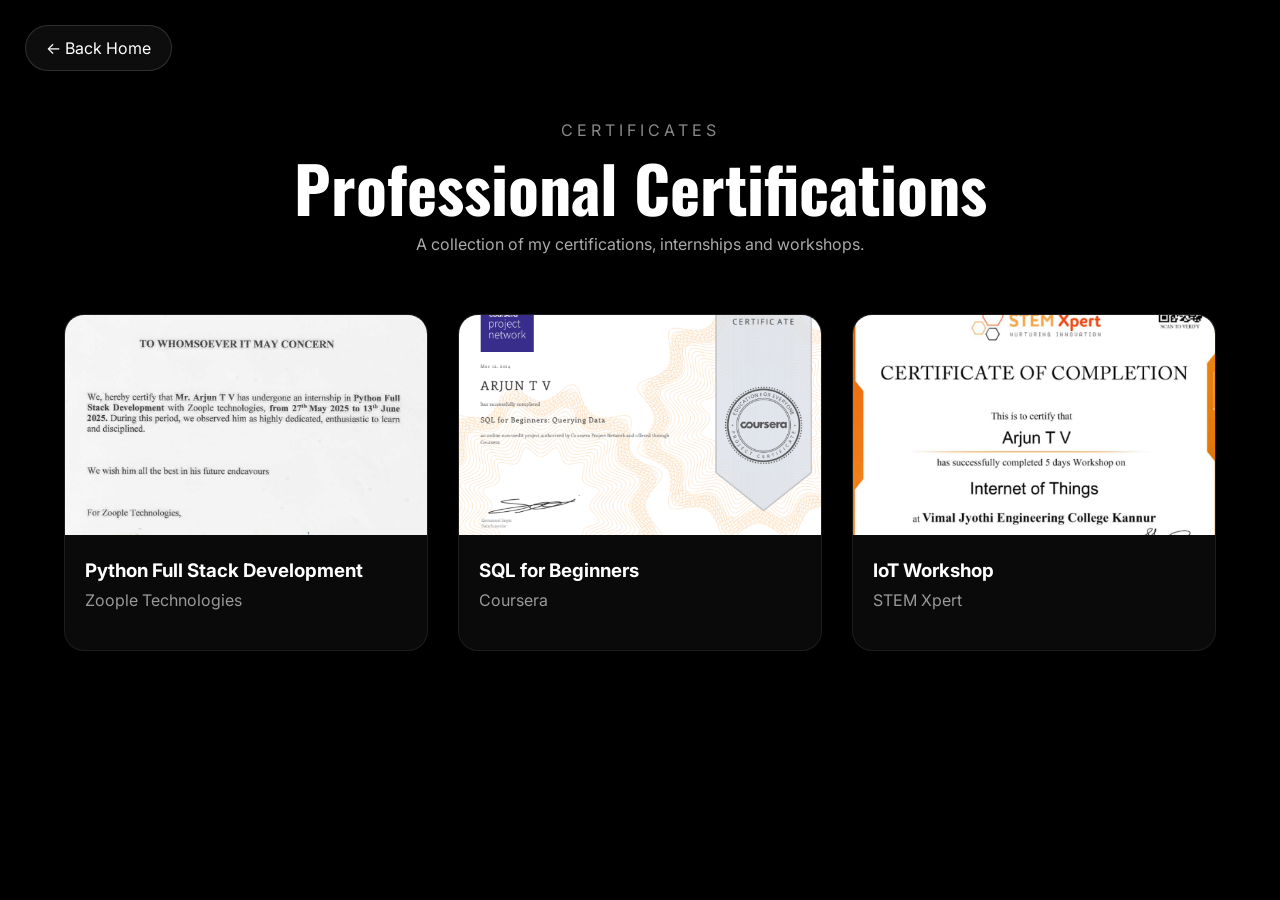
<file: certificates.html>
<!DOCTYPE html>
<html lang="en">

<head>
    <meta charset="UTF-8">
    <meta name="viewport" content="width=device-width, initial-scale=1.0">

    <title>Certificates | Arjun T V</title>

    <link rel="stylesheet" href="certificates.css">

    <link href="https://fonts.googleapis.com/css2?family=Inter:wght@300;400;600&family=Oswald:wght@500;700&display=swap"
        rel="stylesheet">
        <link rel="icon" type="image/png" href="AJ.png">
</head>

<body>

    <a href="index.html" class="back-btn">
        ← Back Home
    </a>

    <section class="hero">
        <p>CERTIFICATES</p>

        <h1>Professional Certifications</h1>

        <p class="sub">
            A collection of my certifications, internships and workshops.
        </p>
    </section>

    <section class="gallery">

        <!-- Certificate 1 -->
        <div class="card">
            <img src="certificate/django.png"
                alt="Python Full Stack Certificate">

            <div class="info">
                <h3>Python Full Stack Development</h3>
                <p>Zoople Technologies</p>
            </div>
        </div>

        <!-- Certificate 2 -->
        <div class="card">
            <img src="certificate/python.png"
                alt="SQL Certificate">

            <div class="info">
                <h3>SQL for Beginners</h3>
                <p>Coursera</p>
            </div>
        </div>

        <!-- Certificate 3 -->
        <div class="card">
            <img src="certificate/iot.png"
                alt="IoT Workshop">

            <div class="info">
                <h3>IoT Workshop</h3>
                <p>STEM Xpert</p>
            </div>
        </div>

    </section>

    <!-- Image Viewer -->
    <div id="modal" class="modal">

        <span id="close">&times;</span>

        <img id="modalImg" alt="Certificate">

        <div class="watermark">
            ARJUN T V
        </div>

    </div>

    <script src="certificates.js"></script>

</body>

</html>
</file>
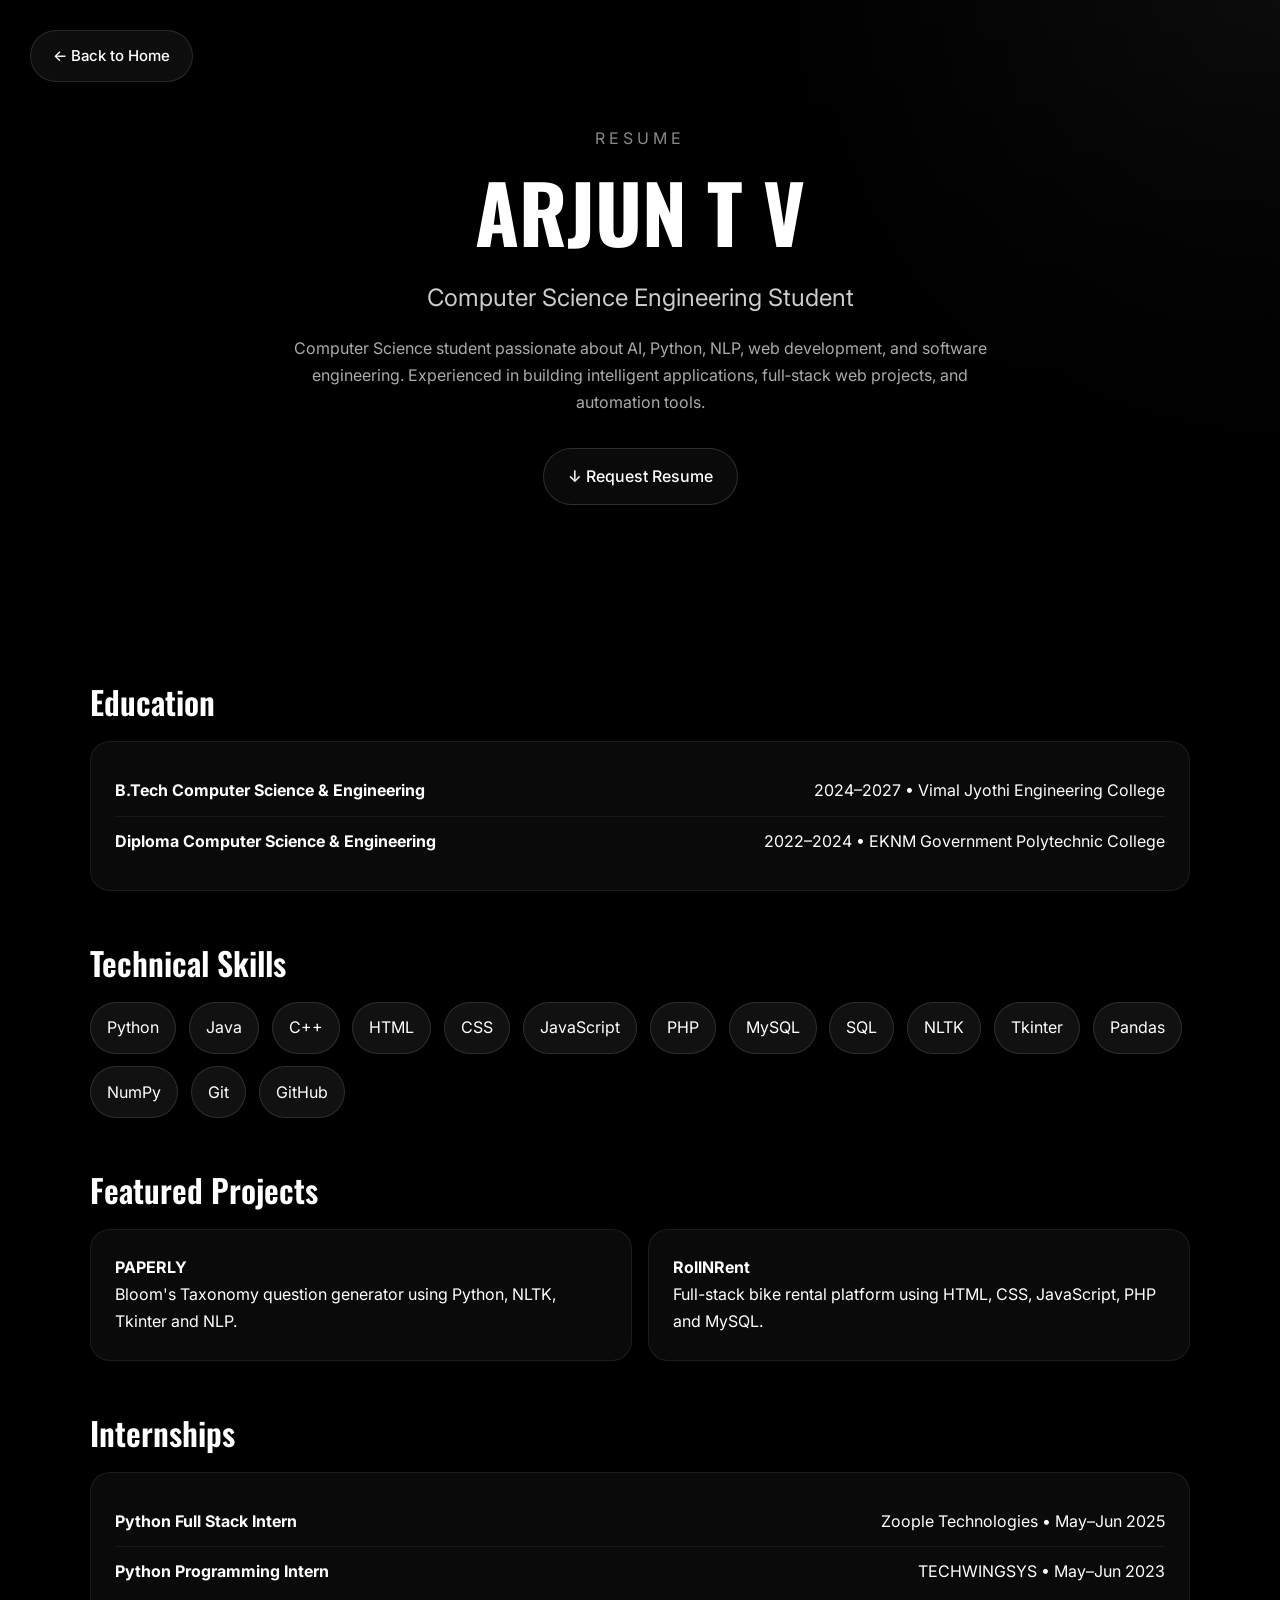
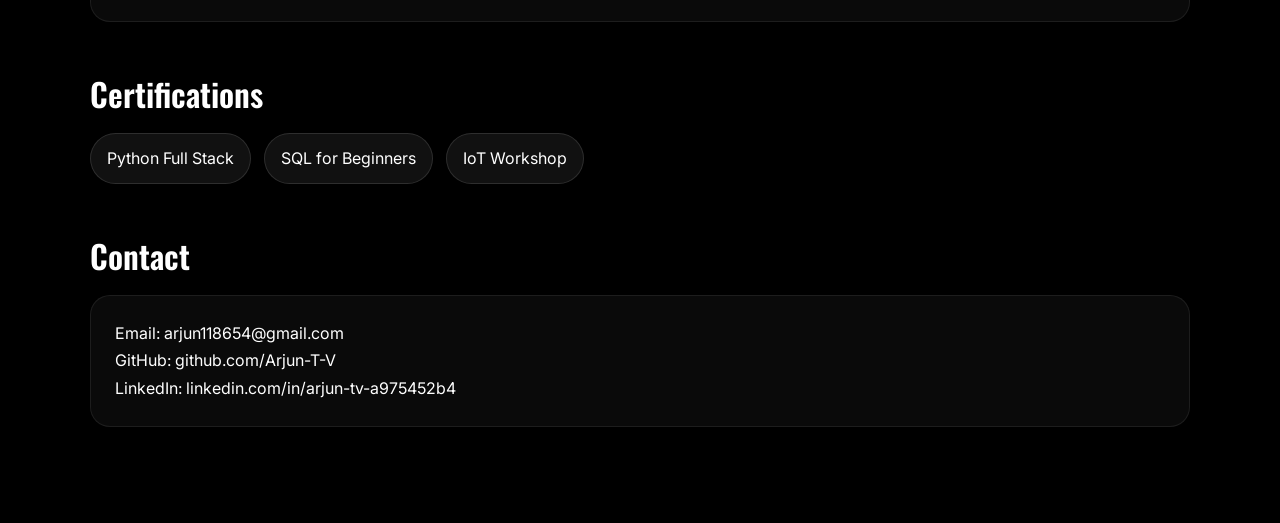
<file: resume.html>
<!DOCTYPE html>
<html lang="en">
<head>
<meta charset="UTF-8">
<meta name="viewport" content="width=device-width, initial-scale=1.0">
<title>Resume | Arjun T V</title>
<link rel="stylesheet" href="resume.css">
<link href="https://fonts.googleapis.com/css2?family=Inter:wght@300;400;500;600;700&family=Oswald:wght@500;700&display=swap" rel="stylesheet">
<link rel="icon" type="image/png" href="AJ.png">
</head>
<body>
<a href="index.html" class="back-btn">
    ← Back to Home
</a>
<header class="hero">
<div class="overlay"></div>
<div class="content">
<p class="eyebrow">RESUME</p>
<h1>ARJUN T V</h1>
<h2>Computer Science Engineering Student</h2>
<p class="summary">
Computer Science student passionate about AI, Python, NLP, web development,
and software engineering. Experienced in building intelligent applications,
full‑stack web projects, and automation tools.
</p>
<div class="buttons">
<a href="mailto:arjun118654@gmail.com?subject=Resume%20Request%20-%20Portfolio&body=Hello%20Arjun,%0D%0A%0D%0AI%20visited%20your%20portfolio%20and%20would%20like%20to%20request%20your%20resume.%0D%0A%0D%0AName:%0D%0ACompany:%0D%0APosition:%0D%0A"
   class="resume-btn">
    ↓ Request Resume
</a>
</div>
</div>
</header>

<main>

<section>
<h3>Education</h3>
<div class="card">
<div class="item"><strong>B.Tech Computer Science & Engineering</strong><span>2024–2027 • Vimal Jyothi Engineering College</span></div>
<div class="item"><strong>Diploma Computer Science & Engineering</strong><span>2022–2024 • EKNM Government Polytechnic College</span></div>
</div>
</section>

<section>
<h3>Technical Skills</h3>
<div class="chips">
<span>Python</span><span>Java</span><span>C++</span><span>HTML</span><span>CSS</span>
<span>JavaScript</span><span>PHP</span><span>MySQL</span><span>SQL</span>
<span>NLTK</span><span>Tkinter</span><span>Pandas</span><span>NumPy</span>
<span>Git</span><span>GitHub</span>
</div>
</section>

<section>
<h3>Featured Projects</h3>
<div class="grid">
<div class="card"><h4>PAPERLY</h4><p>Bloom's Taxonomy question generator using Python, NLTK, Tkinter and NLP.</p></div>
<div class="card"><h4>RollNRent</h4><p>Full-stack bike rental platform using HTML, CSS, JavaScript, PHP and MySQL.</p></div>
</div>
</section>

<section>
<h3>Internships</h3>
<div class="card">
<div class="item"><strong>Python Full Stack Intern</strong><span>Zoople Technologies • May–Jun 2025</span></div>
<div class="item"><strong>Python Programming Intern</strong><span>TECHWINGSYS • May–Jun 2023</span></div>
</div>
</section>

<section>
<h3>Certifications</h3>
<div class="chips">
<span>Python Full Stack</span>
<span>SQL for Beginners</span>
<span>IoT Workshop</span>
</div>
</section>

<section>
<h3>Contact</h3>
<div class="card">
<p>Email: arjun118654@gmail.com</p>
<p>GitHub: github.com/Arjun-T-V</p>
<p>LinkedIn: linkedin.com/in/arjun-tv-a975452b4</p>
</div>
</section>

</main>

<script src="resume.js"></script>
</body>
</html>
</file>
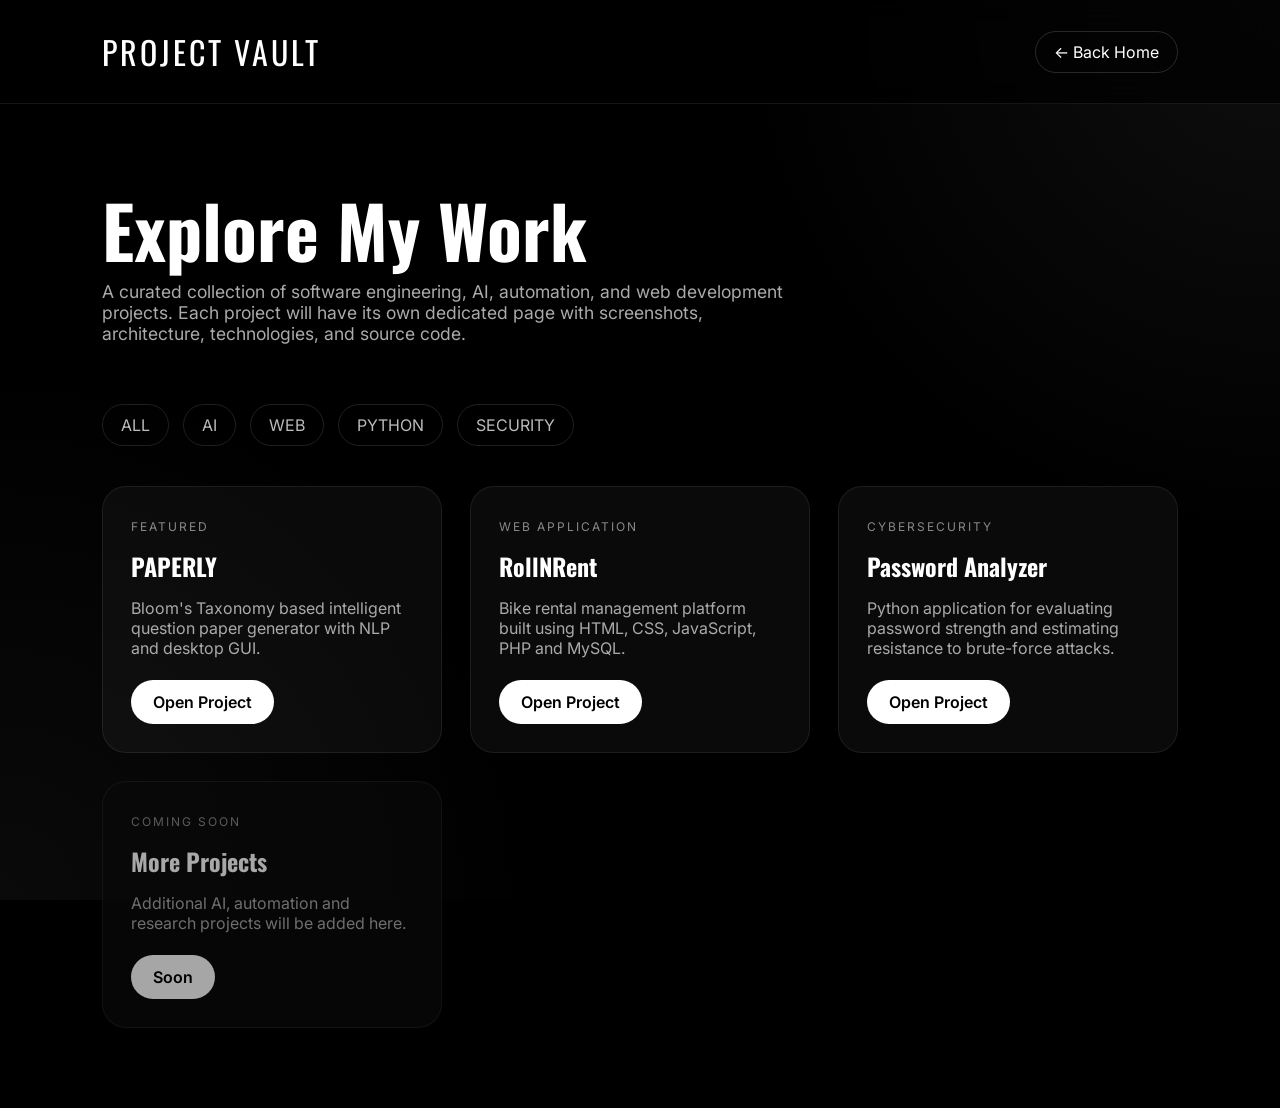
<file: vault.html>
<!DOCTYPE html>
<html lang="en">
<head>
<meta charset="UTF-8">
<meta name="viewport" content="width=device-width, initial-scale=1.0">
<title>Project Vault | Arjun</title>
<link rel="stylesheet" href="vault.css">
<link href="https://fonts.googleapis.com/css2?family=Inter:wght@300;400;500;600;700&family=Oswald:wght@500;600;700&display=swap" rel="stylesheet">
<link rel="icon" type="image/png" href="AJ.png">
</head>
<body>

<header>
<div class="logo">PROJECT VAULT</div>
<a class="back" href="index.html">← Back Home</a>
</header>

<section class="hero">
<h1>Explore My Work</h1>
<p>A curated collection of software engineering, AI, automation, and web development projects. Each project will have its own dedicated page with screenshots, architecture, technologies, and source code.</p>
</section>

<div class="filters">
<span>ALL</span>
<span>AI</span>
<span>WEB</span>
<span>PYTHON</span>
<span>SECURITY</span>
</div>

<section class="grid">

<div class="card">
<div class="tag">FEATURED</div>
<h2>PAPERLY</h2>
<p>Bloom's Taxonomy based intelligent question paper generator with NLP and desktop GUI.</p>
<a class="button" href="https://github.com/Arjun-T-V/PAPERLY">Open Project</a>
</div>

<div class="card">
<div class="tag">WEB APPLICATION</div>
<h2>RollNRent</h2>
<p>Bike rental management platform built using HTML, CSS, JavaScript, PHP and MySQL.</p>
<a class="button" href="https://github.com/Arjun-T-V/rollnrent">Open Project</a>
</div>

<div class="card">
<div class="tag">CYBERSECURITY</div>
<h2>Password Analyzer</h2>
<p>Python application for evaluating password strength and estimating resistance to brute-force attacks.</p>
<a class="button" href="https://github.com/Arjun-T-V/Cybersecurity-Password-Analyzer">Open Project</a>
</div>

<div class="card coming">
<div class="tag">COMING SOON</div>
<h2>More Projects</h2>
<p>Additional AI, automation and research projects will be added here.</p>
<a class="button" href="#">Soon</a>
</div>

</section>

<script src="vault.js"></script>
</body>
</html>
</file>
<file: style.css>
/* ==========================
   RESET
========================== */

*{
    margin:0;
    padding:0;
    box-sizing:border-box;
}

html{
    scroll-behavior:smooth;
}

body{
    font-family:'Inter',sans-serif;
    background:#000;
    color:#fff;
    overflow-x:hidden;
    line-height:1.7;
}

/* ==========================
   SCROLLBAR
========================== */

::-webkit-scrollbar{
    width:8px;
}

::-webkit-scrollbar-track{
    background:#050505;
}

::-webkit-scrollbar-thumb{
    background:#222;
    border-radius:20px;
}

::-webkit-scrollbar-thumb:hover{
    background:#444;
}

/* ==========================
   LOADER
========================== */

#loader{
    position:fixed;
    inset:0;
    background:#000;
    display:flex;
    justify-content:center;
    align-items:center;
    z-index:99999;
}

.loader-content{
    width:320px;
    text-align:center;
}

.loader-content h1{
    font-size:2rem;
    font-weight:800;
    margin-bottom:20px;
    letter-spacing:4px;
}

.loader-line{
    width:100%;
    height:4px;
    background:#111;
    overflow:hidden;
}

.loader-progress{
    width:0%;
    height:100%;
    background:#fff;
    animation:loading 2.5s forwards;
}

@keyframes loading{
    from{
        width:0%;
    }
    to{
        width:100%;
    }
}

/* ==========================
   CURSOR GLOW
========================== */

.cursor-glow{
    position:fixed;
    width:150px;
    height:150px;
    border-radius:50%;

    background:
    radial-gradient(
        circle,
        rgba(255,255,255,.02),
        transparent 75%
    );

    pointer-events:none;

    transform:translate(-50%,-50%);
    z-index:9999;
}

/* ==========================
   NAVBAR
========================== */

nav{
    position:fixed;
    top:0;
    left:0;

    width:100%;

    display:flex;
    justify-content:space-between;
    align-items:center;

    padding:22px 8%;

    background:transparent;

    backdrop-filter:none;

    border:none;

    box-shadow:none;

    z-index:1000;
}

.logo{
    position:relative;

    font-size:1.3rem;
    font-weight:800;

    letter-spacing:4px;

    color:white;

    cursor:pointer;

    user-select:none;

    padding:0.15em 0.2em;

    transition:
        transform .35s ease,
        text-shadow .35s ease,
        letter-spacing .35s ease;
}

.logo span{
    position:relative;
    z-index:2;
}

.logo::after{
    content:"";

    position:absolute;

    left:50%;
    bottom:-6px;

    width:0%;
    height:2px;

    background:white;

    transform:translateX(-50%);

    transition:width .35s ease;
}



/* ==========================
   VOLTAGE WAVE ANIMATION
========================== */

.voltage-svg{
    display:block;
    position:absolute;
    top:-0.35em;
    left:-0.15em;
    width:calc(100% + 0.3em);
    height:calc(100% + 0.7em);
    pointer-events:none;
    opacity:0;
    transition:opacity .4s;
    transition-delay:.1s;
}

.logo:hover .voltage-svg{
    opacity:1;
}

.voltage-svg path{
    stroke-dasharray:100;
    filter:url("#logo-glow");
}

.voltage-svg path.line-1{
    stroke:#f6de8d;
    stroke-dashoffset:0;
    animation:spark-1 3s linear infinite;
}

.voltage-svg path.line-2{
    stroke:#6bfeff;
    stroke-dashoffset:500;
    animation:spark-2 3s linear infinite;
}

@keyframes spark-1{
    to{
        stroke-dashoffset:-1000;
    }
}

@keyframes spark-2{
    to{
        stroke-dashoffset:-500;
    }
}


nav ul{
    display:flex;
    list-style:none;
    gap:60px;
}

nav ul li a{
    text-decoration:none;
    color:#fff;

    font-size:.95rem;
    font-weight:500;

    display:inline-block;

    transition:
        transform .35s cubic-bezier(.175,.885,.32,1.275),
        letter-spacing .35s ease,
        opacity .35s ease;
}
nav ul li a:hover{
    transform:
        scaleX(1.25)
        scaleY(1.05);

    letter-spacing:1px;
}

/* Bubble background */



/* Stretch animation */



nav ul li a:hover{
    transform:
        scaleX(1.15)
        scaleY(1.05);
}

/* Active section */

.active-link{
    color:#fff !important;
}


/* ==========================
   HERO
========================== */

#hero{
    position:relative;

    min-height:100vh;

    display:flex;
    align-items:center;
    justify-content:center;

    text-align:center;

    overflow:hidden;
}

#hero::before{
    content:"";

    position:absolute;
    inset:0;

    background:
        linear-gradient(
            to bottom,
            rgba(0,0,0,0.2) 0%,
            rgba(0,0,0,0.35) 40%,
            rgba(0,0,0,0.75) 75%,
            rgba(0,0,0,1) 100%
        ),
        url("images/cover.jpg");

    background-size:cover;
    background-position:center;
    background-repeat:no-repeat;

    z-index:-2;
}
#hero::after{
    content:"";

    position:absolute;
    left:0;
    right:0;
    bottom:0;

    height:250px;

    background:
        linear-gradient(
            to bottom,
            transparent,
            #000
        );

    z-index:-1;
}

.hero-overlay{
    position:absolute;
    inset:0;

    background:
    radial-gradient(
        circle at center,
        transparent,
        rgba(0,0,0,.6)
    );

    z-index:-1;
}

.hero-content{
    max-width:900px;
    padding:20px;
}

.hero-small{
    letter-spacing:5px;
    color:#bbb;
    margin-bottom:15px;
}

.hero-content h1{
    font-family:'Oswald',sans-serif;

    font-size:7rem;
    font-weight:700;

    letter-spacing:4px;

    line-height:.9;

    text-transform:uppercase;

    margin-bottom:15px;
}

.hero-content h2{
    min-height:50px;
    font-size:1.5rem;
    color:#ddd;
    margin-bottom:20px;
}

.hero-description{
    max-width:700px;
    margin:auto;
    color:#bbb;
}

/* ==========================
   BUTTONS
========================== */

.hero-buttons{
    margin-top:35px;
}

.btn-primary,
.btn-secondary{
    display:inline-block;

    padding:14px 28px;

    text-decoration:none;

    border-radius:40px;

    margin:10px;

    transition:.3s;
}

.btn-primary{
    background:#fff;
    color:#000;
}

.btn-primary:hover{
    transform:translateY(-3px);
}

.btn-secondary{
    border:1px solid #fff;
    color:#fff;
}

.btn-secondary:hover{
    background:#fff;
    color:#000;
}

/* ==========================
   SECTIONS
========================== */

section{
    padding:120px 8%;
}

.section-header{
    margin-bottom:50px;
}

.section-header span{
    color:#888;
    letter-spacing:4px;
    font-size:.85rem;
}

.section-header h2{
    font-size:3rem;
    margin-top:10px;
}

/* ==========================
   GLASS CARD
========================== */

.glass-card{
    background:#080808;

    border:
    1px solid rgba(255,255,255,.08);

    border-radius:24px;

    padding:40px;

    transition:.3s;
}

.glass-card:hover{
    border-color:
    rgba(255,255,255,.15);
}

/* ==========================
   FEATURED PROJECT
========================== */

.featured-card{
    background:#080808;

    border:
    1px solid rgba(255,255,255,.08);

    border-radius:30px;

    padding:50px;
}

.featured-info h3{
    font-size:2rem;
    margin-bottom:20px;
}

.featured-info p{
    color:#bbb;
}

.featured-info ul{
    margin:25px 0;
    padding-left:20px;
}

.featured-info li{
    margin-bottom:12px;
}

/* ==========================
   PROJECT GRID
========================== */

.project-grid{
    display:grid;

    grid-template-columns:
    repeat(auto-fit,minmax(300px,1fr));

    gap:25px;
}

.project-card{
    background:#080808;

    border:
    1px solid rgba(255,255,255,.08);

    border-radius:24px;

    padding:30px;

    transition:.35s;
}

.project-card:hover{
    transform:translateY(-8px);

    border-color:
    rgba(255,255,255,.25);
}

.project-card h3{
    margin-bottom:15px;
}

.project-card p{
    color:#aaa;
    margin-bottom:20px;
}

.project-card a{
    text-decoration:none;
    color:#fff;
}

/* ==========================
   SKILLS
========================== */

.skills-grid{
    display:flex;
    flex-wrap:wrap;
    gap:15px;
}

.skills-grid span{
    padding:12px 20px;

    background:#080808;

    border:
    1px solid rgba(255,255,255,.08);

    border-radius:50px;

    transition:.3s;
}

.skills-grid span:hover{
    border-color:
    rgba(255,255,255,.25);
}

/* ==========================
   CONTACT
========================== */

.contact-card{
    display:grid;

    grid-template-columns:
    repeat(auto-fit,minmax(250px,1fr));

    gap:20px;

    background:#080808;

    border:
    1px solid rgba(255,255,255,.08);

    border-radius:24px;

    padding:40px;
}

.contact-card h3{
    margin-bottom:10px;
}

.contact-card p{
    color:#aaa;
}

/* ==========================
   FOOTER
========================== */

footer{
    text-align:center;

    padding:40px;

    color:#777;

    border-top:
    1px solid rgba(255,255,255,.05);
}

/* ==========================
   RESPONSIVE
========================== */

@media(max-width:1000px){

    .hero-content h1{
        font-size:4rem;
    }

    .section-header h2{
        font-size:2.3rem;
    }
}

/* ==========================
   MOBILE
========================== */

.hamburger{
    display:none;
    cursor:pointer;
    z-index:2000;
}

.hamburger span{
    display:block;
    width:30px;
    height:3px;
    background:#fff;
    margin:6px 0;
    transition:.3s;
}

@media (max-width:768px){

    .hamburger{
        display:block;
    }

    .nav-links{

        position:fixed;

        top:0;
        left:-100%;

        width:100%;
        height:100vh;

        display:flex;
        flex-direction:column;
        justify-content:center;
        align-items:center;

        gap:40px;

        background:#000;

        transition: .4s ease;

        z-index:1500;
    }
    @media (min-width:769px){

    .hamburger{
        display:none;
    }

    .nav-links{
        position:static;
        width:auto;
        height:auto;
        display:flex;
        flex-direction:row;
        background:transparent;
    }

}

    .nav-links.active{
        left:0;
    }

    .nav-links li{
        list-style:none;
    }

    .nav-links a{
        font-size:1.5rem;
    }

}
/* ==========================
   NAVBAR SCROLL EFFECT
========================== */

nav{
    transition:
        transform .45s ease,
        opacity .45s ease;
}

nav.hide-nav{
    transform:translateY(-120%);
    opacity:0;
}
.contact-item{
    text-decoration:none;
    color:inherit;
    display:block;
    padding:20px;
    border-radius:18px;
    transition:all .3s ease;
}

.contact-item:hover{
    background:rgba(255,255,255,.05);
    transform:translateY(-5px);
}

.contact-item h3{
    margin-bottom:10px;
}

.contact-item p{
    color:#aaa;
}

/* === Fixed Mobile Navigation === */
@media (max-width:768px){
 nav{padding:20px 8%;}
 .nav-links{
   position:fixed;
   top:0;
   left:-100%;
   width:100%;
   height:100vh;
   display:flex;
   flex-direction:column;
   justify-content:center;
   align-items:center;
   gap:36px;
   list-style:none;
   background:#000;
   transition:left .35s ease;
   z-index:1500;
 }
 .nav-links.active{left:0;}
 .hamburger{display:block;z-index:2001;}
}
@media (min-width:769px){
 .hamburger{display:none;}
 .nav-links{
   position:static;
   display:flex;
   flex-direction:row;
   gap:60px;
   height:auto;
   width:auto;
   background:transparent;
   list-style:none;
 }
}
</file>
<file: certificates.css>
/* ==========================
   Reset
========================== */

* {
    margin: 0;
    padding: 0;
    box-sizing: border-box;
}

/* ==========================
   Body
========================== */

body {
    background: #000;
    color: #fff;
    font-family: "Inter", sans-serif;
}

/* ==========================
   Back Button
========================== */

.back-btn {
    position: fixed;
    top: 25px;
    left: 25px;

    padding: 12px 20px;

    border: 1px solid rgba(255,255,255,.15);
    border-radius: 999px;

    background: rgba(255,255,255,.05);

    color: #fff;
    text-decoration: none;
}

/* ==========================
   Hero Section
========================== */

.hero {
    text-align: center;
    padding: 120px 20px 60px;
}

.hero p:first-child {
    color: #888;
    letter-spacing: 4px;
}

.hero h1 {
    font-family: "Oswald", sans-serif;
    font-size: 4rem;
    font-weight: 700;
}

.sub {
    color: #aaa;
}

/* ==========================
   Certificate Grid
========================== */

.gallery {

    width: min(1200px, 90%);
    margin: auto;

    display: grid;

    grid-template-columns:
        repeat(auto-fit, minmax(280px, 1fr));

    gap: 30px;

    padding-bottom: 80px;

}

/* ==========================
   Card
========================== */

.card {

    background: #0a0a0a;

    border: 1px solid rgba(255,255,255,.08);

    border-radius: 20px;

    overflow: hidden;

    transition: .3s;

}

.card:hover {

    transform: translateY(-8px);

}

/* ==========================
   Certificate Image
========================== */

.card img {

    width: 100%;
    height: 220px;

    object-fit: cover;

    user-select: none;
    -webkit-user-drag: none;

}

/* ==========================
   Card Info
========================== */

.info {

    padding: 20px;

}

.info p {

    color: #999;

    margin: 8px 0 20px;

}

/* ==========================
   View Button
========================== */

.view-btn {

    width: 100%;

    padding: 12px;

    border: none;
    border-radius: 999px;

    background: #fff;
    color: #000;

    font-weight: 600;

    cursor: pointer;

}

/* ==========================
   Fullscreen Modal
========================== */

.modal {

    display: none;

    position: fixed;

    inset: 0;

    background: rgba(0,0,0,.92);

    justify-content: center;
    align-items: center;

    z-index: 5000;

}

.modal img {

    max-width: 90%;
    max-height: 85%;

}

/* ==========================
   Close Button
========================== */

#close {

    position: absolute;

    top: 20px;
    right: 30px;

    font-size: 48px;

    cursor: pointer;

}

/* ==========================
   Watermark
========================== */

.watermark {

    position: absolute;

    bottom: 25px;
    right: 25px;

    color: rgba(255,255,255,.2);

    font-family: "Oswald", sans-serif;
    font-size: 2rem;
    font-weight: 700;

}
</file>
<file: resume.css>
*{margin:0;padding:0;box-sizing:border-box}
body{font-family:Inter,sans-serif;background:#000;color:#fff;line-height:1.7}
.hero{position:relative;min-height:70vh;display:flex;align-items:center;justify-content:center;text-align:center;padding:2rem}
.overlay{position:absolute;inset:0;background:linear-gradient(to bottom,rgba(0,0,0,.4),#000),radial-gradient(circle at top right,rgba(255,255,255,.08),transparent 35%)}
.content{position:relative;max-width:850px}
.eyebrow{letter-spacing:4px;color:#888}
h1{font:700 5rem Oswald,sans-serif}
h2{font-weight:400;color:#ccc;margin:.5rem 0 1rem}
.summary{color:#aaa;max-width:700px;margin:auto}
.buttons{margin-top:2rem;display:flex;gap:1rem;justify-content:center;flex-wrap:wrap}
.buttons a{text-decoration:none;padding:14px 24px;border-radius:999px;transition:.3s}
.primary{background:#fff;color:#000}
.secondary{border:1px solid #fff;color:#fff}
main{width:min(1100px,90%);margin:auto;padding:3rem 0}
section{margin-bottom:3rem}
h3{font:600 2rem Oswald,sans-serif;margin-bottom:1rem}
.card{background:#0a0a0a;border:1px solid rgba(255,255,255,.08);border-radius:20px;padding:1.5rem}
.item{display:flex;justify-content:space-between;gap:1rem;padding:.7rem 0;border-bottom:1px solid rgba(255,255,255,.06)}
.item:last-child{border-bottom:none}
.grid{display:grid;grid-template-columns:repeat(auto-fit,minmax(280px,1fr));gap:1rem}
.chips{display:flex;flex-wrap:wrap;gap:.8rem}
.chips span{padding:.7rem 1rem;border:1px solid rgba(255,255,255,.12);border-radius:999px;background:#111}
@media(max-width:700px){h1{font-size:3rem}.item{flex-direction:column}}
.resume-btn{
    display:inline-flex;
    align-items:center;
    justify-content:center;
    gap:12px;

    padding:15px 32px;

    border:1px solid rgba(255,255,255,.15);
    border-radius:999px;

    background:rgba(255,255,255,.04);
    backdrop-filter:blur(12px);

    color:#fff;
    text-decoration:none;

    font-family:'Inter',sans-serif;
    font-size:16px;
    font-weight:500;

    transition:all .35s ease;

    cursor:pointer;
}

.resume-btn:hover{
    background:#fff;
    color:#000;

    transform:translateY(-4px);

    box-shadow:
        0 12px 30px rgba(255,255,255,.15);
}

.resume-btn span:first-child{
    font-size:20px;
    transition:.35s;
}

.resume-btn:hover span:first-child{
    transform:rotate(-12deg) scale(1.15);
}

.resume-btn:active{
    transform:scale(.97);
}
.back-btn{
    position:fixed;
    top:30px;
    left:30px;

    display:flex;
    align-items:center;
    gap:8px;

    padding:12px 22px;

    background:rgba(255,255,255,.05);
    backdrop-filter:blur(12px);

    border:1px solid rgba(255,255,255,.12);
    border-radius:50px;

    color:#fff;
    text-decoration:none;
    font-family:'Inter',sans-serif;
    font-size:15px;
    font-weight:500;

    transition:all .35s ease;
    z-index:1000;
}

.back-btn:hover{
    background:#fff;
    color:#000;

    transform:translateX(-5px);

    box-shadow:0 10px 30px rgba(255,255,255,.18);
}

.back-btn:active{
    transform:scale(.96);
}
</file>
<file: vault.css>
*{margin:0;padding:0;box-sizing:border-box}
body{
background:#000;
color:#fff;
font-family:Inter,sans-serif;
overflow-x:hidden;
}
body::before{
content:"";
position:fixed;
inset:0;
background:
radial-gradient(circle at top right,rgba(255,255,255,.06),transparent 35%),
radial-gradient(circle at bottom left,rgba(255,255,255,.04),transparent 35%);
pointer-events:none;
}
header{
display:flex;
justify-content:space-between;
align-items:center;
padding:28px 8%;
border-bottom:1px solid rgba(255,255,255,.08);
position:sticky;
top:0;
background:rgba(0,0,0,.7);
backdrop-filter:blur(14px);
}
.logo{
font-family:Oswald,sans-serif;
font-size:2rem;
letter-spacing:3px;
}
.back{
color:#fff;
text-decoration:none;
border:1px solid rgba(255,255,255,.15);
padding:10px 18px;
border-radius:999px;
transition:.3s;
}
.back:hover{
background:#fff;
color:#000;
}
.hero{
padding:90px 8% 40px;
}
.hero h1{
font-family:Oswald,sans-serif;
font-size:4.5rem;
line-height:1;
margin-bottom:15px;
}
.hero p{
max-width:700px;
color:#aaa;
font-size:1.1rem;
}
.filters{
display:flex;
gap:14px;
flex-wrap:wrap;
padding:20px 8% 40px;
}
.filters span{
padding:10px 18px;
border:1px solid rgba(255,255,255,.12);
border-radius:999px;
color:#bbb;
}
.grid{
padding:0 8% 80px;
display:grid;
grid-template-columns:repeat(auto-fit,minmax(320px,1fr));
gap:28px;
}
.card{
background:#0a0a0a;
border:1px solid rgba(255,255,255,.08);
border-radius:24px;
padding:28px;
transition:.35s;
}
.card:hover{
transform:translateY(-8px);
border-color:rgba(255,255,255,.2);
}
.tag{
display:inline-block;
font-size:.75rem;
letter-spacing:2px;
color:#888;
margin-bottom:14px;
}
.card h2{
font-family:Oswald,sans-serif;
margin-bottom:14px;
}
.card p{
color:#aaa;
margin-bottom:22px;
}
.button{
display:inline-block;
text-decoration:none;
color:#000;
background:#fff;
padding:12px 22px;
border-radius:999px;
font-weight:600;
}
.coming{
opacity:.65;
}
</file>
